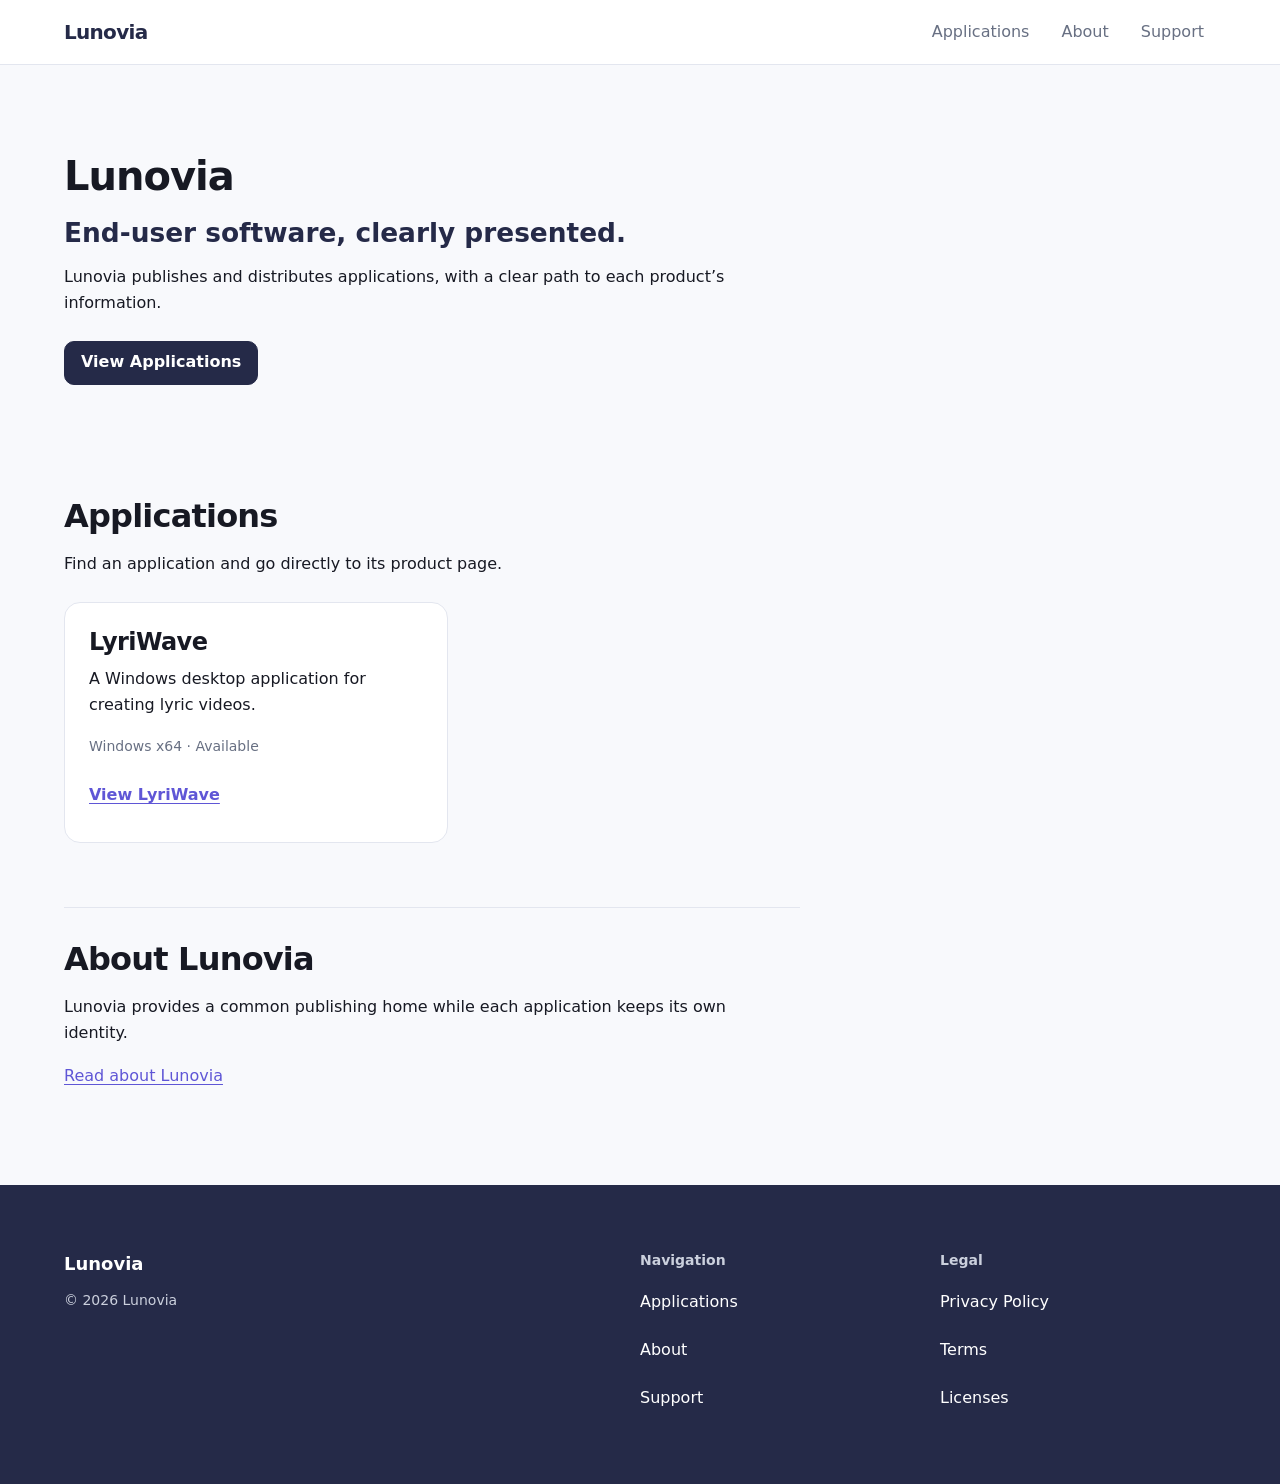
<file: index.html>
<!DOCTYPE html><html lang="en" data-astro-cid-z4jru4n3><head><meta charset="utf-8"><meta name="viewport" content="width=device-width, initial-scale=1"><meta name="description" content="Lunovia publishes and distributes end-user applications."><link rel="icon" type="image/svg+xml" href="/favicon.svg"><link rel="icon" type="image/png" sizes="32x32" href="/favicon-32.png"><link rel="canonical" href="https://lunovia-apps.github.io/"><meta property="og:title" content="Lunovia"><meta property="og:description" content="Lunovia publishes and distributes end-user applications."><meta property="og:url" content="https://lunovia-apps.github.io/"><meta property="og:type" content="website"><meta property="og:site_name" content="Lunovia"><meta property="og:image" content="https://lunovia-apps.github.io/social/lunovia.png"><meta property="og:image:alt" content="Lunovia — End-user software, clearly presented."><meta property="og:image:width" content="1200"><meta property="og:image:height" content="630"><meta property="og:image:type" content="image/png"><meta name="twitter:card" content="summary_large_image"><title>Lunovia</title><link rel="stylesheet" href="/_astro/BaseLayout.B4VhiXtj.css"><style>.button-link[data-astro-cid-xil7xq2g]{max-width:100%;min-height:2.75rem;padding:var(--space-2) var(--space-4);border-radius:var(--radius-md);text-align:center;overflow-wrap:anywhere;transition:background var(--duration-normal) var(--ease-standard), border-color var(--duration-normal) var(--ease-standard), color var(--duration-normal) var(--ease-standard);border:1px solid #0000;justify-content:center;align-items:center;font-weight:600;line-height:1.3;text-decoration:none;display:inline-flex}.primary[data-astro-cid-xil7xq2g]{background:var(--color-brand);border-color:var(--color-brand);color:var(--color-surface)}.primary[data-astro-cid-xil7xq2g]:hover{background:var(--color-accent-hover);border-color:var(--color-accent-hover);color:var(--color-surface)}.primary[data-astro-cid-xil7xq2g]:active{background:var(--color-text);border-color:var(--color-text)}.secondary[data-astro-cid-xil7xq2g]{background:var(--color-surface);border-color:var(--color-border-strong);color:var(--color-text)}.secondary[data-astro-cid-xil7xq2g]:hover{background:var(--color-surface-subtle);border-color:var(--color-brand);color:var(--color-text)}.secondary[data-astro-cid-xil7xq2g]:active{background:var(--color-border)}.text[data-astro-cid-xil7xq2g]{padding-inline:var(--space-2);color:var(--color-accent);text-decoration:underline}.text[data-astro-cid-xil7xq2g]:hover{color:var(--color-accent-hover)}.text[data-astro-cid-xil7xq2g]:active{color:var(--color-brand)}
.app-card[data-astro-cid-g7nwi7w6]{overflow-wrap:anywhere;min-width:0;max-width:24rem;padding:var(--space-5);border:1px solid var(--color-border);border-radius:var(--radius-lg);background:var(--color-surface)}h2[data-astro-cid-g7nwi7w6],h3[data-astro-cid-g7nwi7w6]{margin:0 0 var(--space-2);font-size:1.5rem}.card-link[data-astro-cid-g7nwi7w6]{min-height:2.75rem;margin-top:var(--space-4);color:var(--product-accent,var(--color-accent));align-items:center;font-weight:600;display:inline-flex}p[data-astro-cid-g7nwi7w6]{margin:0}.metadata[data-astro-cid-g7nwi7w6]{margin-top:var(--space-4);color:var(--color-text-secondary);font-size:.875rem}
.home-hero[data-astro-cid-lcdefpme]{max-width:var(--content-narrow);padding-block:var(--space-5) var(--space-7)}.home-hero[data-astro-cid-lcdefpme] h1[data-astro-cid-lcdefpme]{margin-bottom:var(--space-4)}.lead[data-astro-cid-lcdefpme]{margin-bottom:var(--space-3);color:var(--color-brand);font-size:clamp(1.3rem,3vw,1.65rem);font-weight:600;line-height:1.4}.home-hero[data-astro-cid-lcdefpme] .action-group[data-astro-cid-lcdefpme]{margin-top:var(--space-5)}.section-intro[data-astro-cid-lcdefpme]{margin-bottom:var(--space-5)}.section-intro[data-astro-cid-lcdefpme] h2[data-astro-cid-lcdefpme],.about-intro[data-astro-cid-lcdefpme] h2[data-astro-cid-lcdefpme]{margin-top:0}.about-intro[data-astro-cid-lcdefpme]{padding-top:var(--space-6);border-top:1px solid var(--color-border)}
</style></head><body data-astro-cid-z4jru4n3><a class="skip-link" href="#main-content" data-astro-cid-z4jru4n3>Skip to content</a><header class="site-header" data-astro-cid-nen7h5rs><div class="site-header-inner container" data-astro-cid-nen7h5rs><a class="wordmark" href="/" aria-current="page" data-astro-cid-nen7h5rs>Lunovia</a><nav aria-label="Primary" data-astro-cid-yxete6jp><ul data-astro-cid-yxete6jp><li data-astro-cid-yxete6jp><a href="/apps/" data-astro-cid-yxete6jp>Applications</a></li><li data-astro-cid-yxete6jp><a href="/about/" data-astro-cid-yxete6jp>About</a></li><li data-astro-cid-yxete6jp><a href="/support/" data-astro-cid-yxete6jp>Support</a></li></ul></nav></div></header><main id="main-content" class="site-main container" tabindex="-1" data-astro-cid-z4jru4n3><section class="home-hero page-section" aria-labelledby="home-title" data-astro-cid-lcdefpme><h1 id="home-title" data-astro-cid-lcdefpme>Lunovia</h1><p class="lead" data-astro-cid-lcdefpme>End-user software, clearly presented.</p><p data-astro-cid-lcdefpme>Lunovia publishes and distributes applications, with a clear path to each product’s information.</p><div class="action-group" data-astro-cid-lcdefpme><a class="button-link primary" href="/apps/" data-astro-cid-xil7xq2g>View Applications</a></div></section><section class="page-section" aria-labelledby="applications-heading" data-astro-cid-lcdefpme><div class="section-intro content-narrow" data-astro-cid-lcdefpme><h2 id="applications-heading" data-astro-cid-lcdefpme>Applications</h2><p data-astro-cid-lcdefpme>Find an application and go directly to its product page.</p></div><div class="card-grid" data-astro-cid-lcdefpme><article class="app-card" data-astro-cid-g7nwi7w6><h3 data-astro-cid-g7nwi7w6>LyriWave</h3><p data-astro-cid-g7nwi7w6>A Windows desktop application for creating lyric videos.</p><p class="metadata" data-astro-cid-g7nwi7w6>Windows x64 · Available</p><a class="card-link" href="/apps/lyriwave/" data-astro-cid-g7nwi7w6>View LyriWave</a></article></div></section><section class="page-section about-intro content-narrow" aria-labelledby="about-heading" data-astro-cid-lcdefpme><h2 id="about-heading" data-astro-cid-lcdefpme>About Lunovia</h2><p data-astro-cid-lcdefpme>Lunovia provides a common publishing home while each application keeps its own identity.</p><a href="/about/" data-astro-cid-lcdefpme>Read about Lunovia</a></section></main><footer class="site-footer" data-astro-cid-jo6i4kqk><div class="footer-inner container" data-astro-cid-jo6i4kqk><div class="identity" data-astro-cid-jo6i4kqk><p class="footer-brand" data-astro-cid-jo6i4kqk>Lunovia</p><small data-astro-cid-jo6i4kqk>© 2026 Lunovia</small></div><nav aria-label="Footer navigation" data-astro-cid-jo6i4kqk><p class="group-title" data-astro-cid-jo6i4kqk>Navigation</p><ul data-astro-cid-jo6i4kqk><li data-astro-cid-jo6i4kqk><a href="/apps/" data-astro-cid-jo6i4kqk>Applications</a></li><li data-astro-cid-jo6i4kqk><a href="/about/" data-astro-cid-jo6i4kqk>About</a></li><li data-astro-cid-jo6i4kqk><a href="/support/" data-astro-cid-jo6i4kqk>Support</a></li></ul></nav><nav aria-label="Legal navigation" data-astro-cid-jo6i4kqk><p class="group-title" data-astro-cid-jo6i4kqk>Legal</p><ul data-astro-cid-jo6i4kqk><li data-astro-cid-jo6i4kqk><a href="/legal/privacy/" data-astro-cid-jo6i4kqk>Privacy Policy</a></li><li data-astro-cid-jo6i4kqk><a href="/legal/terms/" data-astro-cid-jo6i4kqk>Terms</a></li><li data-astro-cid-jo6i4kqk><a href="/legal/licenses/" data-astro-cid-jo6i4kqk>Licenses</a></li></ul></nav></div></footer></body></html>
</file>
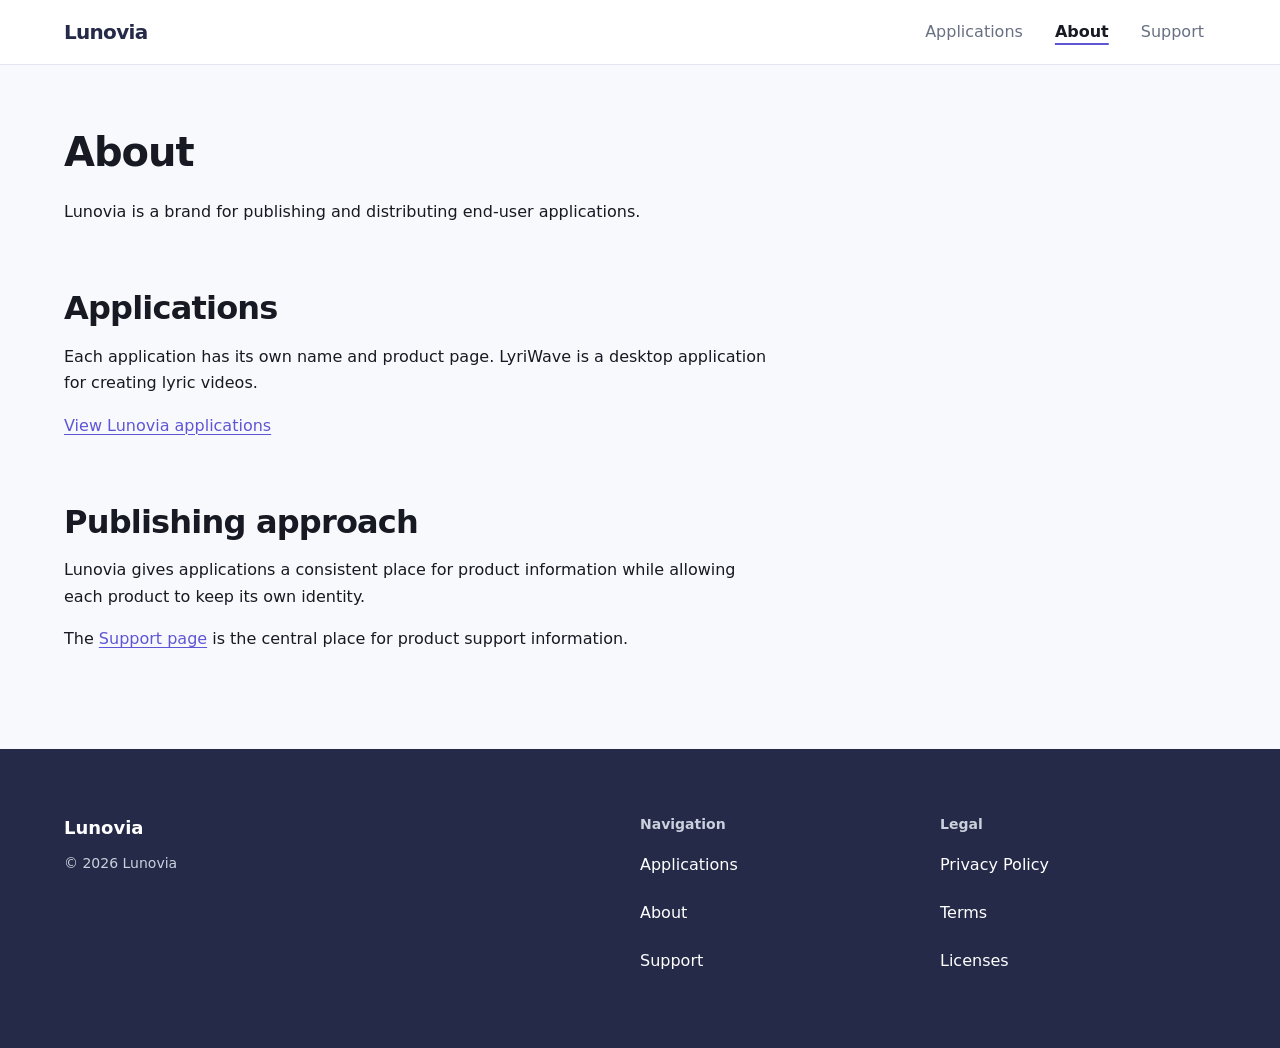
<file: about/index.html>
<!DOCTYPE html><html lang="en" data-astro-cid-z4jru4n3><head><meta charset="utf-8"><meta name="viewport" content="width=device-width, initial-scale=1"><meta name="description" content="Learn about Lunovia as an application publishing and distribution brand."><link rel="icon" type="image/svg+xml" href="/favicon.svg"><link rel="icon" type="image/png" sizes="32x32" href="/favicon-32.png"><link rel="canonical" href="https://lunovia-apps.github.io/about/"><meta property="og:title" content="About | Lunovia"><meta property="og:description" content="Learn about Lunovia as an application publishing and distribution brand."><meta property="og:url" content="https://lunovia-apps.github.io/about/"><meta property="og:type" content="website"><meta property="og:site_name" content="Lunovia"><meta property="og:image" content="https://lunovia-apps.github.io/social/lunovia.png"><meta property="og:image:alt" content="Lunovia — End-user software, clearly presented."><meta property="og:image:width" content="1200"><meta property="og:image:height" content="630"><meta property="og:image:type" content="image/png"><meta name="twitter:card" content="summary_large_image"><title>About | Lunovia</title><link rel="stylesheet" href="/_astro/BaseLayout.B4VhiXtj.css"></head><body data-astro-cid-z4jru4n3><a class="skip-link" href="#main-content" data-astro-cid-z4jru4n3>Skip to content</a><header class="site-header" data-astro-cid-nen7h5rs><div class="site-header-inner container" data-astro-cid-nen7h5rs><a class="wordmark" href="/" data-astro-cid-nen7h5rs>Lunovia</a><nav aria-label="Primary" data-astro-cid-yxete6jp><ul data-astro-cid-yxete6jp><li data-astro-cid-yxete6jp><a href="/apps/" data-astro-cid-yxete6jp>Applications</a></li><li data-astro-cid-yxete6jp><a href="/about/" class="active" aria-current="page" data-astro-cid-yxete6jp>About</a></li><li data-astro-cid-yxete6jp><a href="/support/" data-astro-cid-yxete6jp>Support</a></li></ul></nav></div></header><main id="main-content" class="site-main container" tabindex="-1" data-astro-cid-z4jru4n3><div class="content-narrow"><h1>About</h1><p>Lunovia is a brand for publishing and distributing end-user applications.</p><section class="page-section" aria-labelledby="about-applications"><h2 id="about-applications">Applications</h2><p>Each application has its own name and product page. LyriWave is a desktop application for creating lyric videos.</p><a href="/apps/">View Lunovia applications</a></section><section class="page-section" aria-labelledby="about-approach"><h2 id="about-approach">Publishing approach</h2><p>Lunovia gives applications a consistent place for product information while allowing each product to keep its own identity.</p><p>The <a href="/support/">Support page</a> is the central place for product support information.</p></section></div></main><footer class="site-footer" data-astro-cid-jo6i4kqk><div class="footer-inner container" data-astro-cid-jo6i4kqk><div class="identity" data-astro-cid-jo6i4kqk><p class="footer-brand" data-astro-cid-jo6i4kqk>Lunovia</p><small data-astro-cid-jo6i4kqk>© 2026 Lunovia</small></div><nav aria-label="Footer navigation" data-astro-cid-jo6i4kqk><p class="group-title" data-astro-cid-jo6i4kqk>Navigation</p><ul data-astro-cid-jo6i4kqk><li data-astro-cid-jo6i4kqk><a href="/apps/" data-astro-cid-jo6i4kqk>Applications</a></li><li data-astro-cid-jo6i4kqk><a href="/about/" data-astro-cid-jo6i4kqk>About</a></li><li data-astro-cid-jo6i4kqk><a href="/support/" data-astro-cid-jo6i4kqk>Support</a></li></ul></nav><nav aria-label="Legal navigation" data-astro-cid-jo6i4kqk><p class="group-title" data-astro-cid-jo6i4kqk>Legal</p><ul data-astro-cid-jo6i4kqk><li data-astro-cid-jo6i4kqk><a href="/legal/privacy/" data-astro-cid-jo6i4kqk>Privacy Policy</a></li><li data-astro-cid-jo6i4kqk><a href="/legal/terms/" data-astro-cid-jo6i4kqk>Terms</a></li><li data-astro-cid-jo6i4kqk><a href="/legal/licenses/" data-astro-cid-jo6i4kqk>Licenses</a></li></ul></nav></div></footer></body></html>
</file>
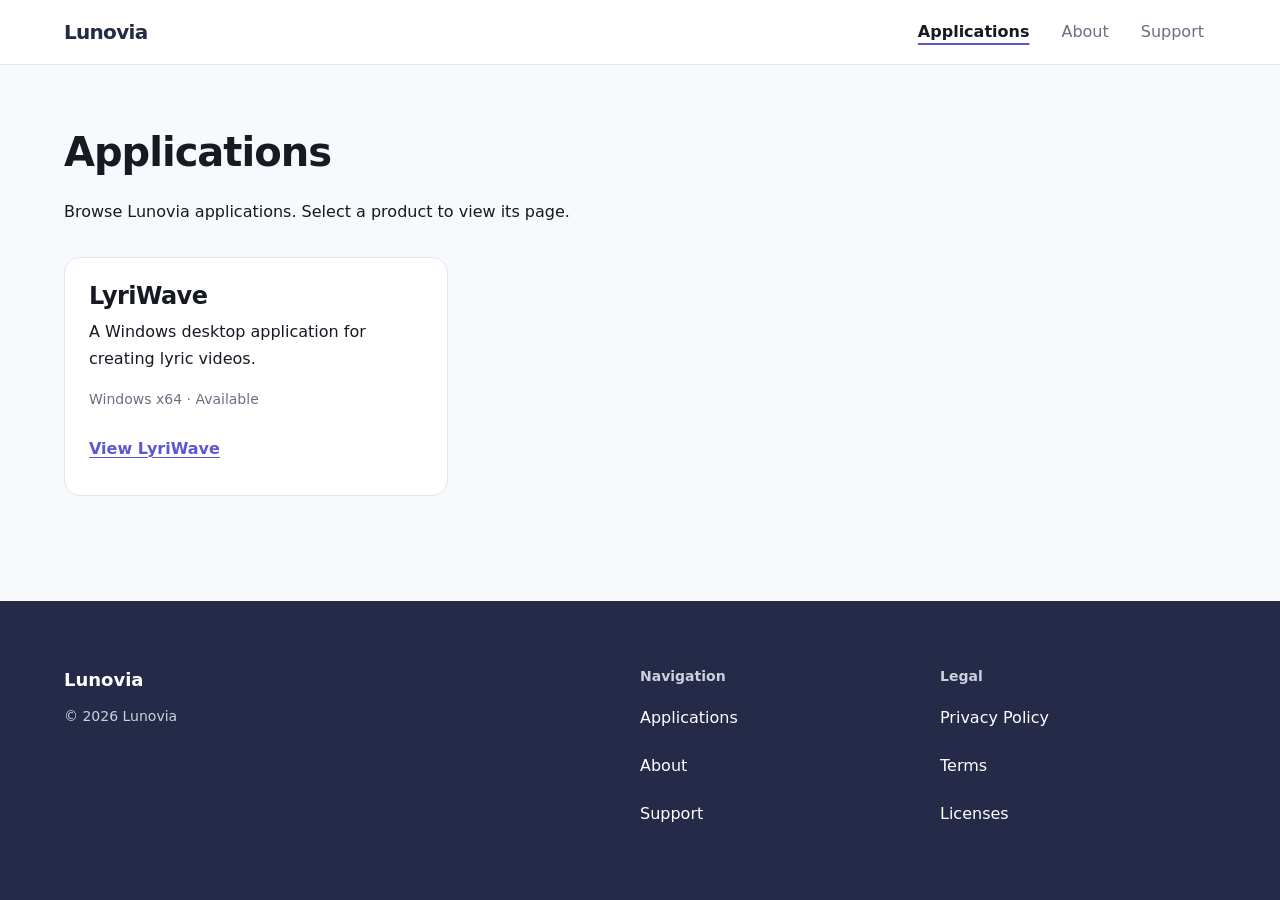
<file: apps/index.html>
<!DOCTYPE html><html lang="en" data-astro-cid-z4jru4n3><head><meta charset="utf-8"><meta name="viewport" content="width=device-width, initial-scale=1"><meta name="description" content="Browse Lunovia applications and their product pages."><link rel="icon" type="image/svg+xml" href="/favicon.svg"><link rel="icon" type="image/png" sizes="32x32" href="/favicon-32.png"><link rel="canonical" href="https://lunovia-apps.github.io/apps/"><meta property="og:title" content="Applications | Lunovia"><meta property="og:description" content="Browse Lunovia applications and their product pages."><meta property="og:url" content="https://lunovia-apps.github.io/apps/"><meta property="og:type" content="website"><meta property="og:site_name" content="Lunovia"><meta property="og:image" content="https://lunovia-apps.github.io/social/lunovia.png"><meta property="og:image:alt" content="Lunovia — End-user software, clearly presented."><meta property="og:image:width" content="1200"><meta property="og:image:height" content="630"><meta property="og:image:type" content="image/png"><meta name="twitter:card" content="summary_large_image"><title>Applications | Lunovia</title><link rel="stylesheet" href="/_astro/BaseLayout.B4VhiXtj.css"><style>.app-card[data-astro-cid-g7nwi7w6]{overflow-wrap:anywhere;min-width:0;max-width:24rem;padding:var(--space-5);border:1px solid var(--color-border);border-radius:var(--radius-lg);background:var(--color-surface)}h2[data-astro-cid-g7nwi7w6],h3[data-astro-cid-g7nwi7w6]{margin:0 0 var(--space-2);font-size:1.5rem}.card-link[data-astro-cid-g7nwi7w6]{min-height:2.75rem;margin-top:var(--space-4);color:var(--product-accent,var(--color-accent));align-items:center;font-weight:600;display:inline-flex}p[data-astro-cid-g7nwi7w6]{margin:0}.metadata[data-astro-cid-g7nwi7w6]{margin-top:var(--space-4);color:var(--color-text-secondary);font-size:.875rem}
.page-intro[data-astro-cid-smlorb4z]{margin-bottom:var(--space-6)}
</style></head><body data-astro-cid-z4jru4n3><a class="skip-link" href="#main-content" data-astro-cid-z4jru4n3>Skip to content</a><header class="site-header" data-astro-cid-nen7h5rs><div class="site-header-inner container" data-astro-cid-nen7h5rs><a class="wordmark" href="/" data-astro-cid-nen7h5rs>Lunovia</a><nav aria-label="Primary" data-astro-cid-yxete6jp><ul data-astro-cid-yxete6jp><li data-astro-cid-yxete6jp><a href="/apps/" class="active" aria-current="page" data-astro-cid-yxete6jp>Applications</a></li><li data-astro-cid-yxete6jp><a href="/about/" data-astro-cid-yxete6jp>About</a></li><li data-astro-cid-yxete6jp><a href="/support/" data-astro-cid-yxete6jp>Support</a></li></ul></nav></div></header><main id="main-content" class="site-main container" tabindex="-1" data-astro-cid-z4jru4n3><h1 data-astro-cid-smlorb4z>Applications</h1><p class="page-intro" data-astro-cid-smlorb4z>Browse Lunovia applications. Select a product to view its page.</p><div class="card-grid" data-astro-cid-smlorb4z><article class="app-card" data-astro-cid-g7nwi7w6><h2 data-astro-cid-g7nwi7w6>LyriWave</h2><p data-astro-cid-g7nwi7w6>A Windows desktop application for creating lyric videos.</p><p class="metadata" data-astro-cid-g7nwi7w6>Windows x64 · Available</p><a class="card-link" href="/apps/lyriwave/" data-astro-cid-g7nwi7w6>View LyriWave</a></article></div></main><footer class="site-footer" data-astro-cid-jo6i4kqk><div class="footer-inner container" data-astro-cid-jo6i4kqk><div class="identity" data-astro-cid-jo6i4kqk><p class="footer-brand" data-astro-cid-jo6i4kqk>Lunovia</p><small data-astro-cid-jo6i4kqk>© 2026 Lunovia</small></div><nav aria-label="Footer navigation" data-astro-cid-jo6i4kqk><p class="group-title" data-astro-cid-jo6i4kqk>Navigation</p><ul data-astro-cid-jo6i4kqk><li data-astro-cid-jo6i4kqk><a href="/apps/" data-astro-cid-jo6i4kqk>Applications</a></li><li data-astro-cid-jo6i4kqk><a href="/about/" data-astro-cid-jo6i4kqk>About</a></li><li data-astro-cid-jo6i4kqk><a href="/support/" data-astro-cid-jo6i4kqk>Support</a></li></ul></nav><nav aria-label="Legal navigation" data-astro-cid-jo6i4kqk><p class="group-title" data-astro-cid-jo6i4kqk>Legal</p><ul data-astro-cid-jo6i4kqk><li data-astro-cid-jo6i4kqk><a href="/legal/privacy/" data-astro-cid-jo6i4kqk>Privacy Policy</a></li><li data-astro-cid-jo6i4kqk><a href="/legal/terms/" data-astro-cid-jo6i4kqk>Terms</a></li><li data-astro-cid-jo6i4kqk><a href="/legal/licenses/" data-astro-cid-jo6i4kqk>Licenses</a></li></ul></nav></div></footer></body></html>
</file>
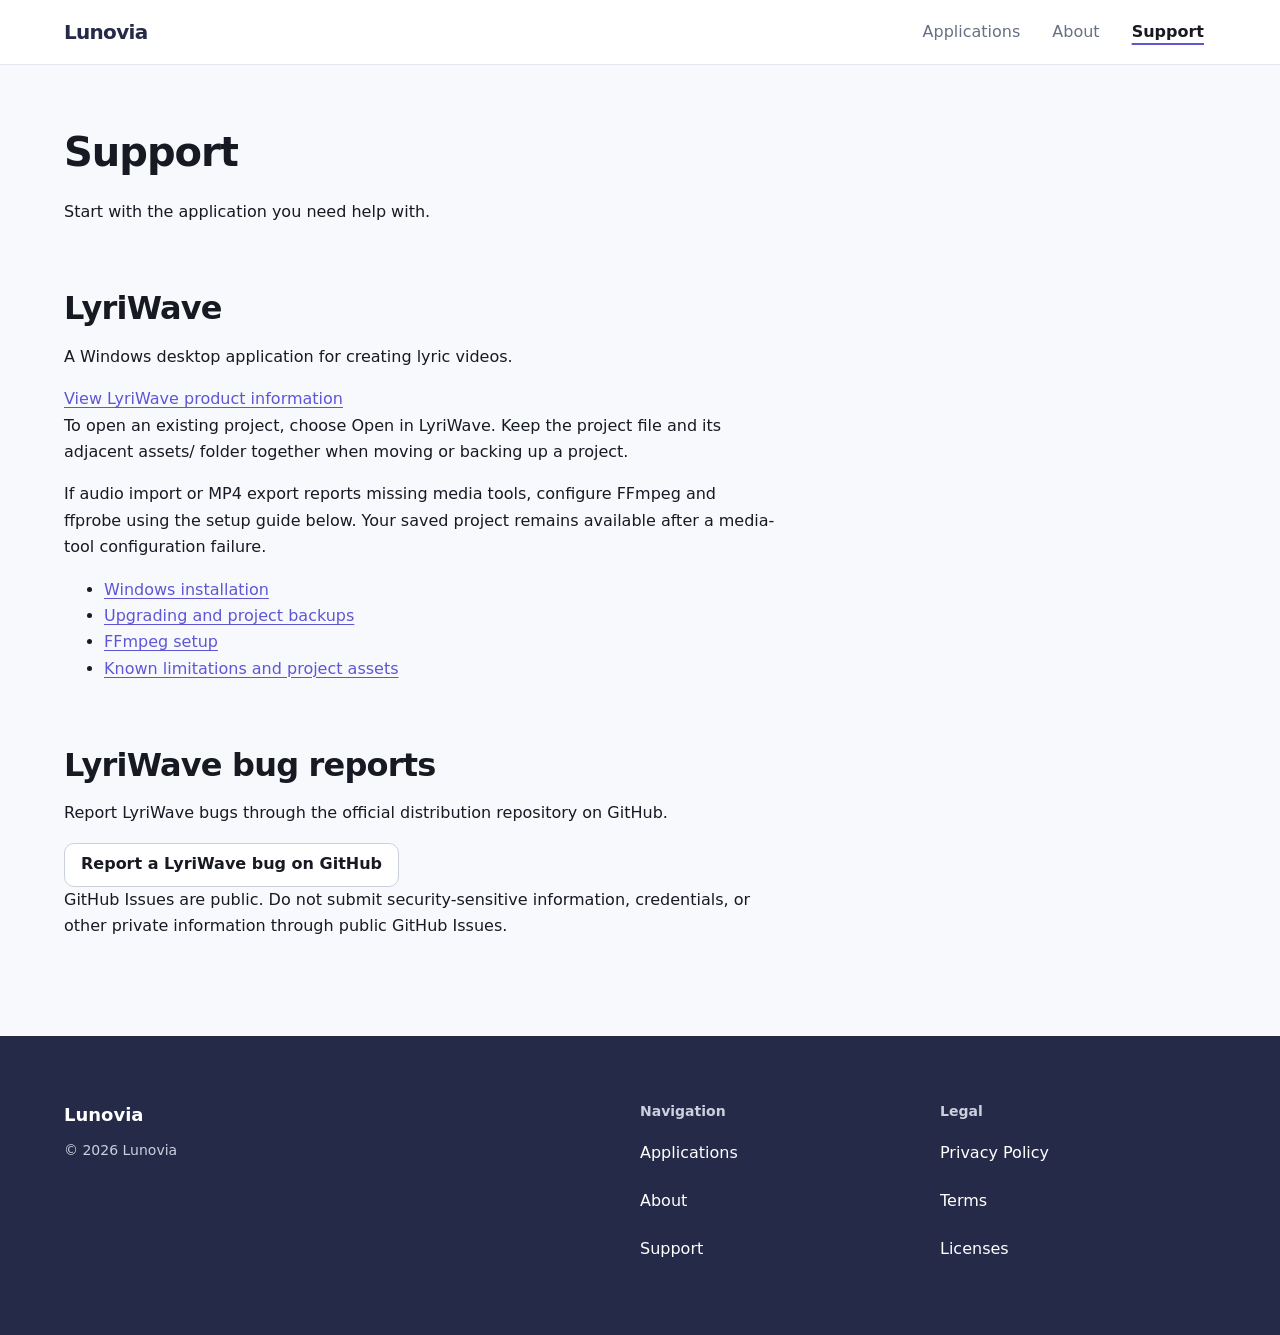
<file: support/index.html>
<!DOCTYPE html><html lang="en" data-astro-cid-z4jru4n3><head><meta charset="utf-8"><meta name="viewport" content="width=device-width, initial-scale=1"><meta name="description" content="Find support information for Lunovia applications."><link rel="icon" type="image/svg+xml" href="/favicon.svg"><link rel="icon" type="image/png" sizes="32x32" href="/favicon-32.png"><link rel="canonical" href="https://lunovia-apps.github.io/support/"><meta property="og:title" content="Support | Lunovia"><meta property="og:description" content="Find support information for Lunovia applications."><meta property="og:url" content="https://lunovia-apps.github.io/support/"><meta property="og:type" content="website"><meta property="og:site_name" content="Lunovia"><meta property="og:image" content="https://lunovia-apps.github.io/social/lunovia.png"><meta property="og:image:alt" content="Lunovia — End-user software, clearly presented."><meta property="og:image:width" content="1200"><meta property="og:image:height" content="630"><meta property="og:image:type" content="image/png"><meta name="twitter:card" content="summary_large_image"><title>Support | Lunovia</title><link rel="stylesheet" href="/_astro/BaseLayout.B4VhiXtj.css"><style>.button-link[data-astro-cid-xil7xq2g]{max-width:100%;min-height:2.75rem;padding:var(--space-2) var(--space-4);border-radius:var(--radius-md);text-align:center;overflow-wrap:anywhere;transition:background var(--duration-normal) var(--ease-standard), border-color var(--duration-normal) var(--ease-standard), color var(--duration-normal) var(--ease-standard);border:1px solid #0000;justify-content:center;align-items:center;font-weight:600;line-height:1.3;text-decoration:none;display:inline-flex}.primary[data-astro-cid-xil7xq2g]{background:var(--color-brand);border-color:var(--color-brand);color:var(--color-surface)}.primary[data-astro-cid-xil7xq2g]:hover{background:var(--color-accent-hover);border-color:var(--color-accent-hover);color:var(--color-surface)}.primary[data-astro-cid-xil7xq2g]:active{background:var(--color-text);border-color:var(--color-text)}.secondary[data-astro-cid-xil7xq2g]{background:var(--color-surface);border-color:var(--color-border-strong);color:var(--color-text)}.secondary[data-astro-cid-xil7xq2g]:hover{background:var(--color-surface-subtle);border-color:var(--color-brand);color:var(--color-text)}.secondary[data-astro-cid-xil7xq2g]:active{background:var(--color-border)}.text[data-astro-cid-xil7xq2g]{padding-inline:var(--space-2);color:var(--color-accent);text-decoration:underline}.text[data-astro-cid-xil7xq2g]:hover{color:var(--color-accent-hover)}.text[data-astro-cid-xil7xq2g]:active{color:var(--color-brand)}
</style></head><body data-astro-cid-z4jru4n3><a class="skip-link" href="#main-content" data-astro-cid-z4jru4n3>Skip to content</a><header class="site-header" data-astro-cid-nen7h5rs><div class="site-header-inner container" data-astro-cid-nen7h5rs><a class="wordmark" href="/" data-astro-cid-nen7h5rs>Lunovia</a><nav aria-label="Primary" data-astro-cid-yxete6jp><ul data-astro-cid-yxete6jp><li data-astro-cid-yxete6jp><a href="/apps/" data-astro-cid-yxete6jp>Applications</a></li><li data-astro-cid-yxete6jp><a href="/about/" data-astro-cid-yxete6jp>About</a></li><li data-astro-cid-yxete6jp><a href="/support/" class="active" aria-current="page" data-astro-cid-yxete6jp>Support</a></li></ul></nav></div></header><main id="main-content" class="site-main container" tabindex="-1" data-astro-cid-z4jru4n3><div class="content-narrow"><h1>Support</h1><p>Start with the application you need help with.</p><section class="page-section" aria-labelledby="support-lyriwave"><h2 id="support-lyriwave">LyriWave</h2><p>A Windows desktop application for creating lyric videos.</p><a href="/apps/lyriwave/">View LyriWave product information</a><p>To open an existing project, choose Open in LyriWave. Keep the project file and its adjacent assets/ folder together when moving or backing up a project.</p><p>If audio import or MP4 export reports missing media tools, configure FFmpeg and ffprobe using the setup guide below. Your saved project remains available after a media-tool configuration failure.</p><ul><li><a href="/apps/lyriwave/#installation">Windows installation</a></li><li><a href="/apps/lyriwave/#upgrade-guidance">Upgrading and project backups</a></li><li><a href="/apps/lyriwave/#ffmpeg-setup">FFmpeg setup</a></li><li><a href="/apps/lyriwave/#limitations">Known limitations and project assets</a></li></ul></section><section class="page-section" aria-labelledby="support-bugs"><h2 id="support-bugs">LyriWave bug reports</h2><p>Report LyriWave bugs through the official distribution repository on GitHub.</p><a class="button-link secondary" href="https://github.com/lunovia-apps/lyriwave/issues" data-astro-cid-xil7xq2g>Report a LyriWave bug on GitHub</a><p>GitHub Issues are public. Do not submit security-sensitive information, credentials, or other private information through public GitHub Issues.</p></section></div></main><footer class="site-footer" data-astro-cid-jo6i4kqk><div class="footer-inner container" data-astro-cid-jo6i4kqk><div class="identity" data-astro-cid-jo6i4kqk><p class="footer-brand" data-astro-cid-jo6i4kqk>Lunovia</p><small data-astro-cid-jo6i4kqk>© 2026 Lunovia</small></div><nav aria-label="Footer navigation" data-astro-cid-jo6i4kqk><p class="group-title" data-astro-cid-jo6i4kqk>Navigation</p><ul data-astro-cid-jo6i4kqk><li data-astro-cid-jo6i4kqk><a href="/apps/" data-astro-cid-jo6i4kqk>Applications</a></li><li data-astro-cid-jo6i4kqk><a href="/about/" data-astro-cid-jo6i4kqk>About</a></li><li data-astro-cid-jo6i4kqk><a href="/support/" data-astro-cid-jo6i4kqk>Support</a></li></ul></nav><nav aria-label="Legal navigation" data-astro-cid-jo6i4kqk><p class="group-title" data-astro-cid-jo6i4kqk>Legal</p><ul data-astro-cid-jo6i4kqk><li data-astro-cid-jo6i4kqk><a href="/legal/privacy/" data-astro-cid-jo6i4kqk>Privacy Policy</a></li><li data-astro-cid-jo6i4kqk><a href="/legal/terms/" data-astro-cid-jo6i4kqk>Terms</a></li><li data-astro-cid-jo6i4kqk><a href="/legal/licenses/" data-astro-cid-jo6i4kqk>Licenses</a></li></ul></nav></div></footer></body></html>
</file>
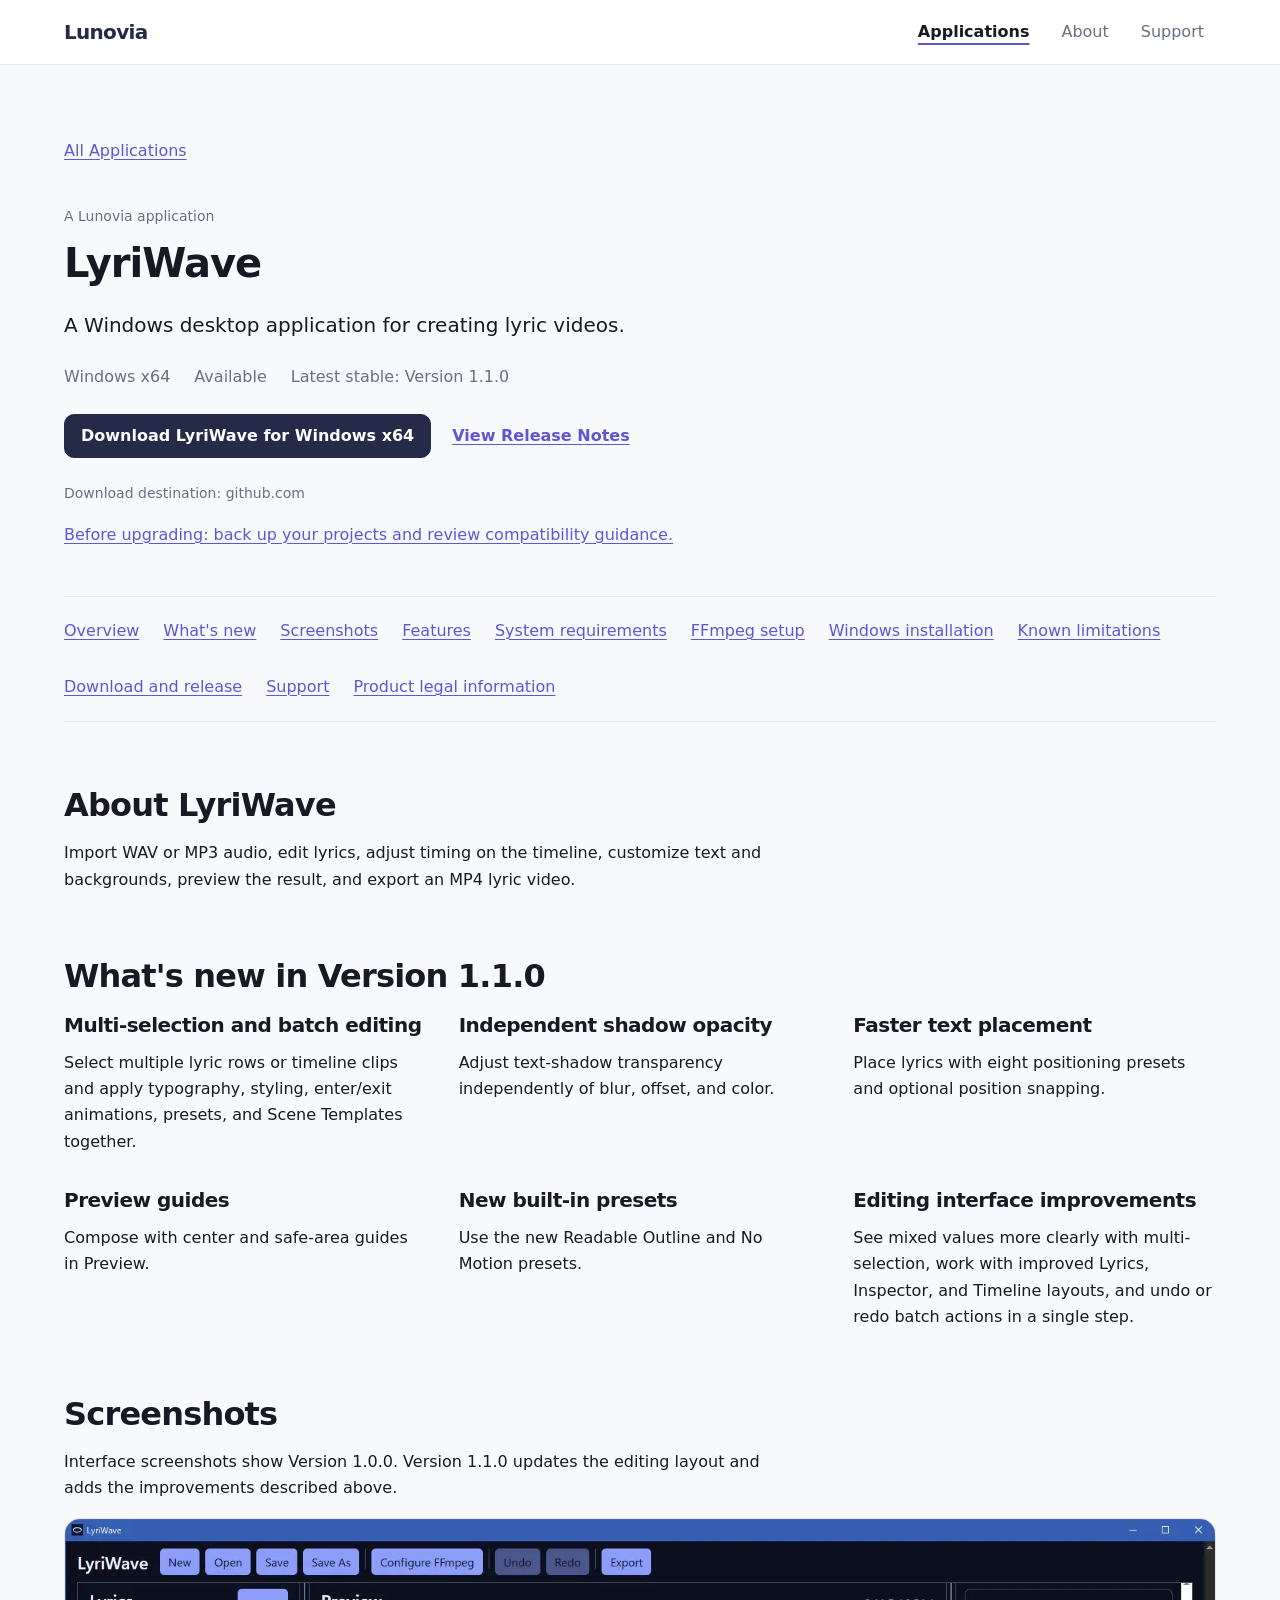
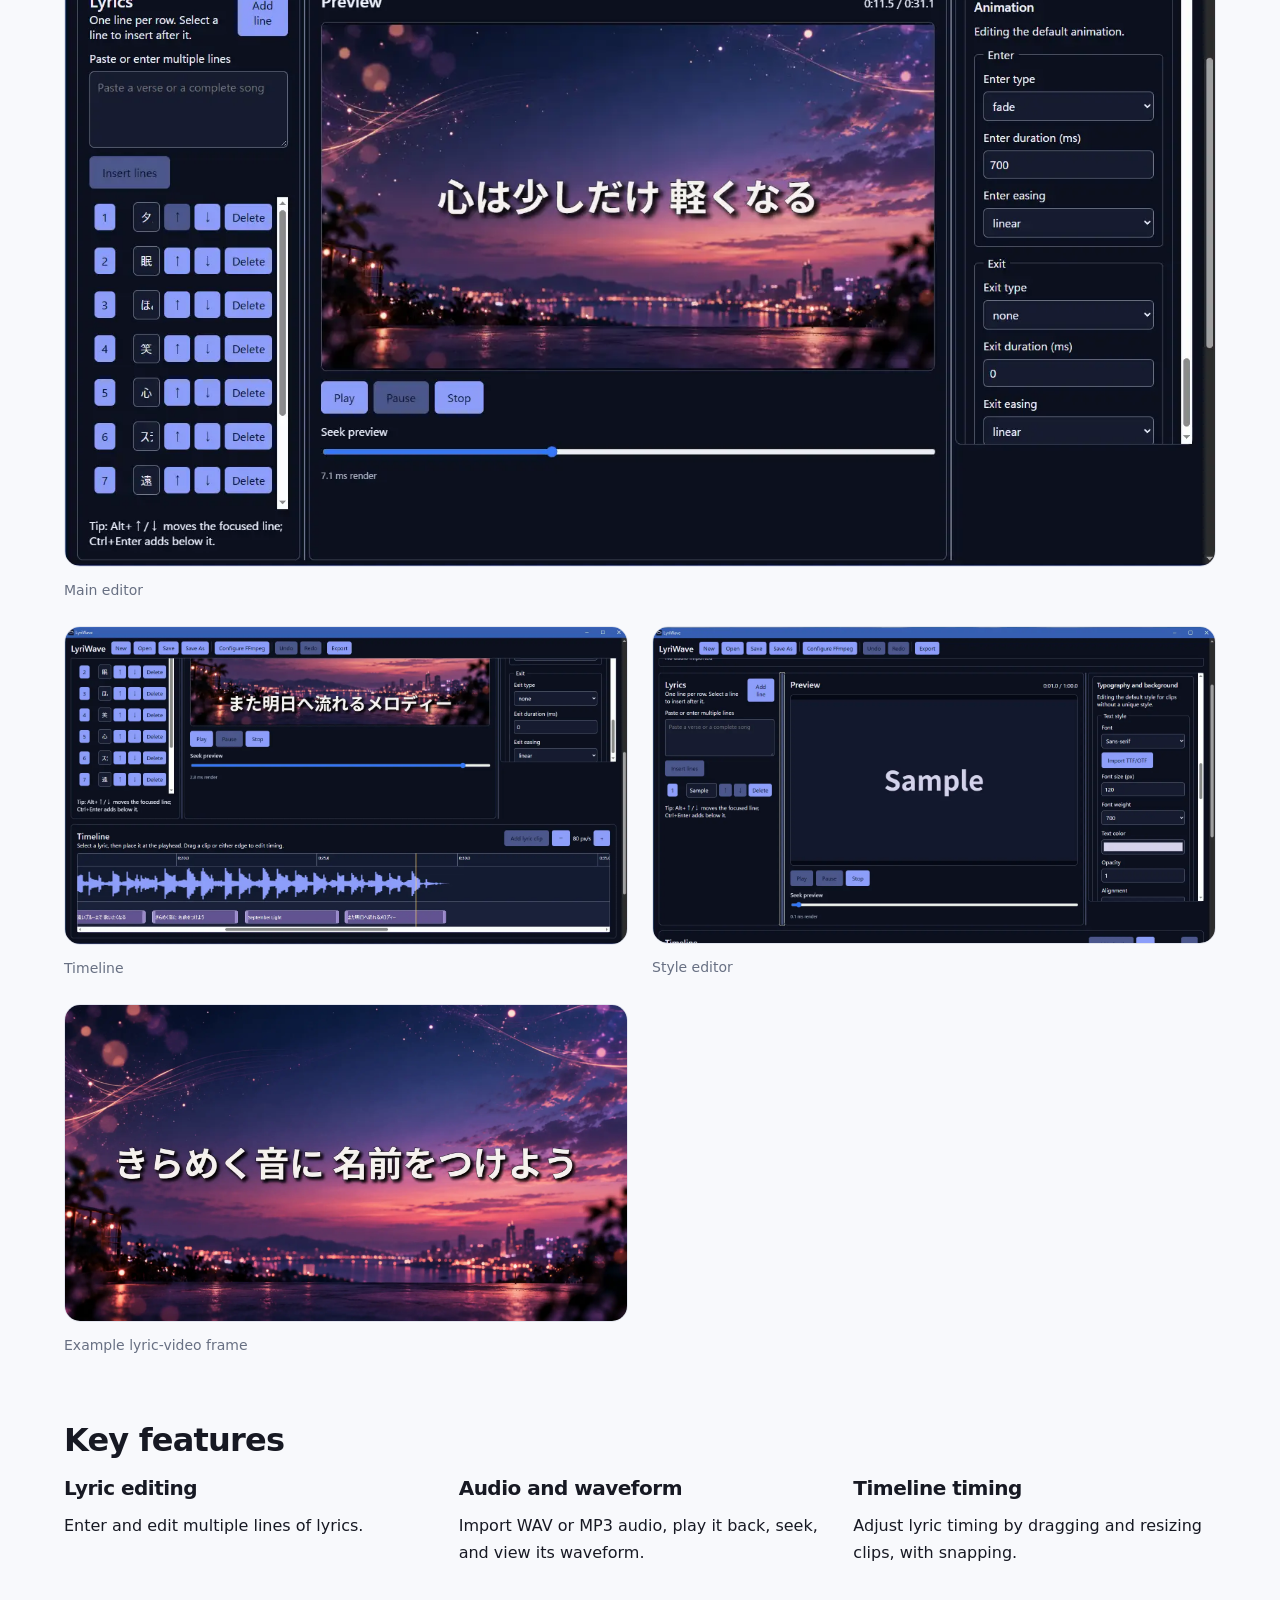
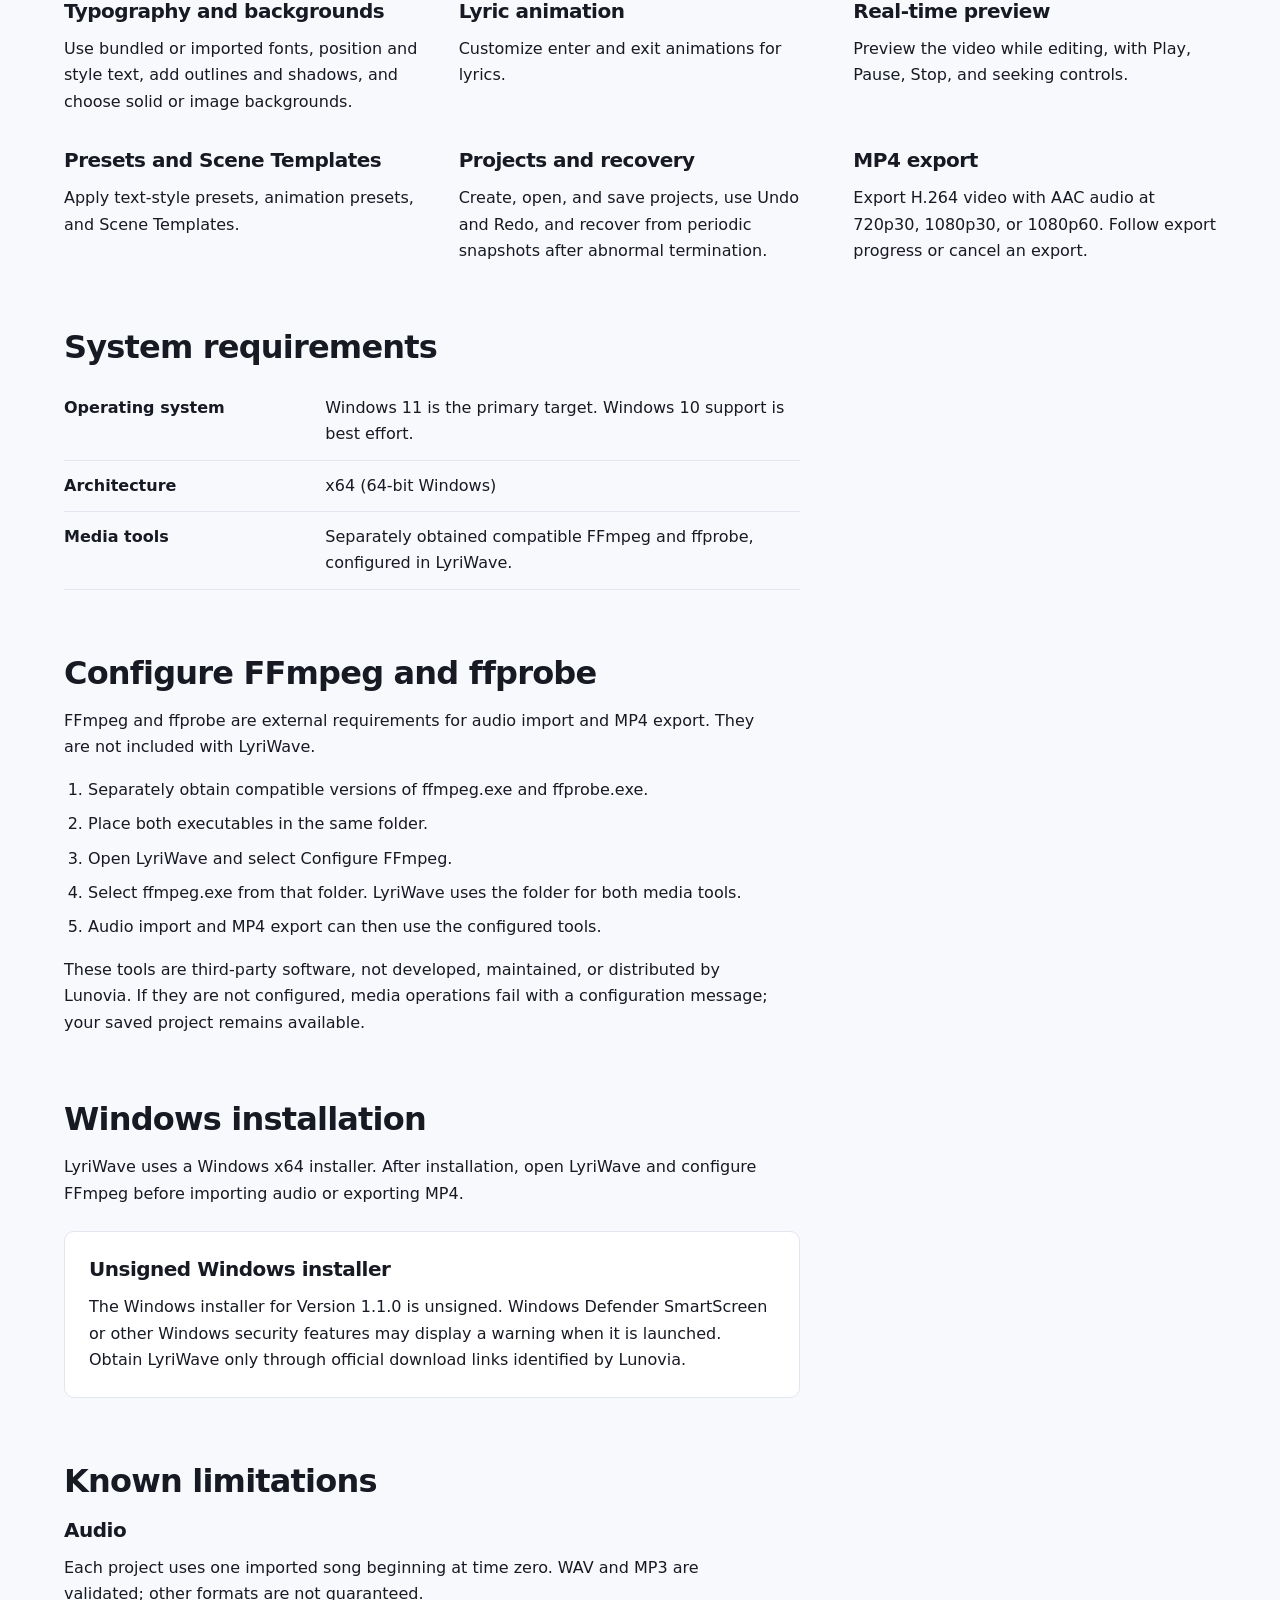
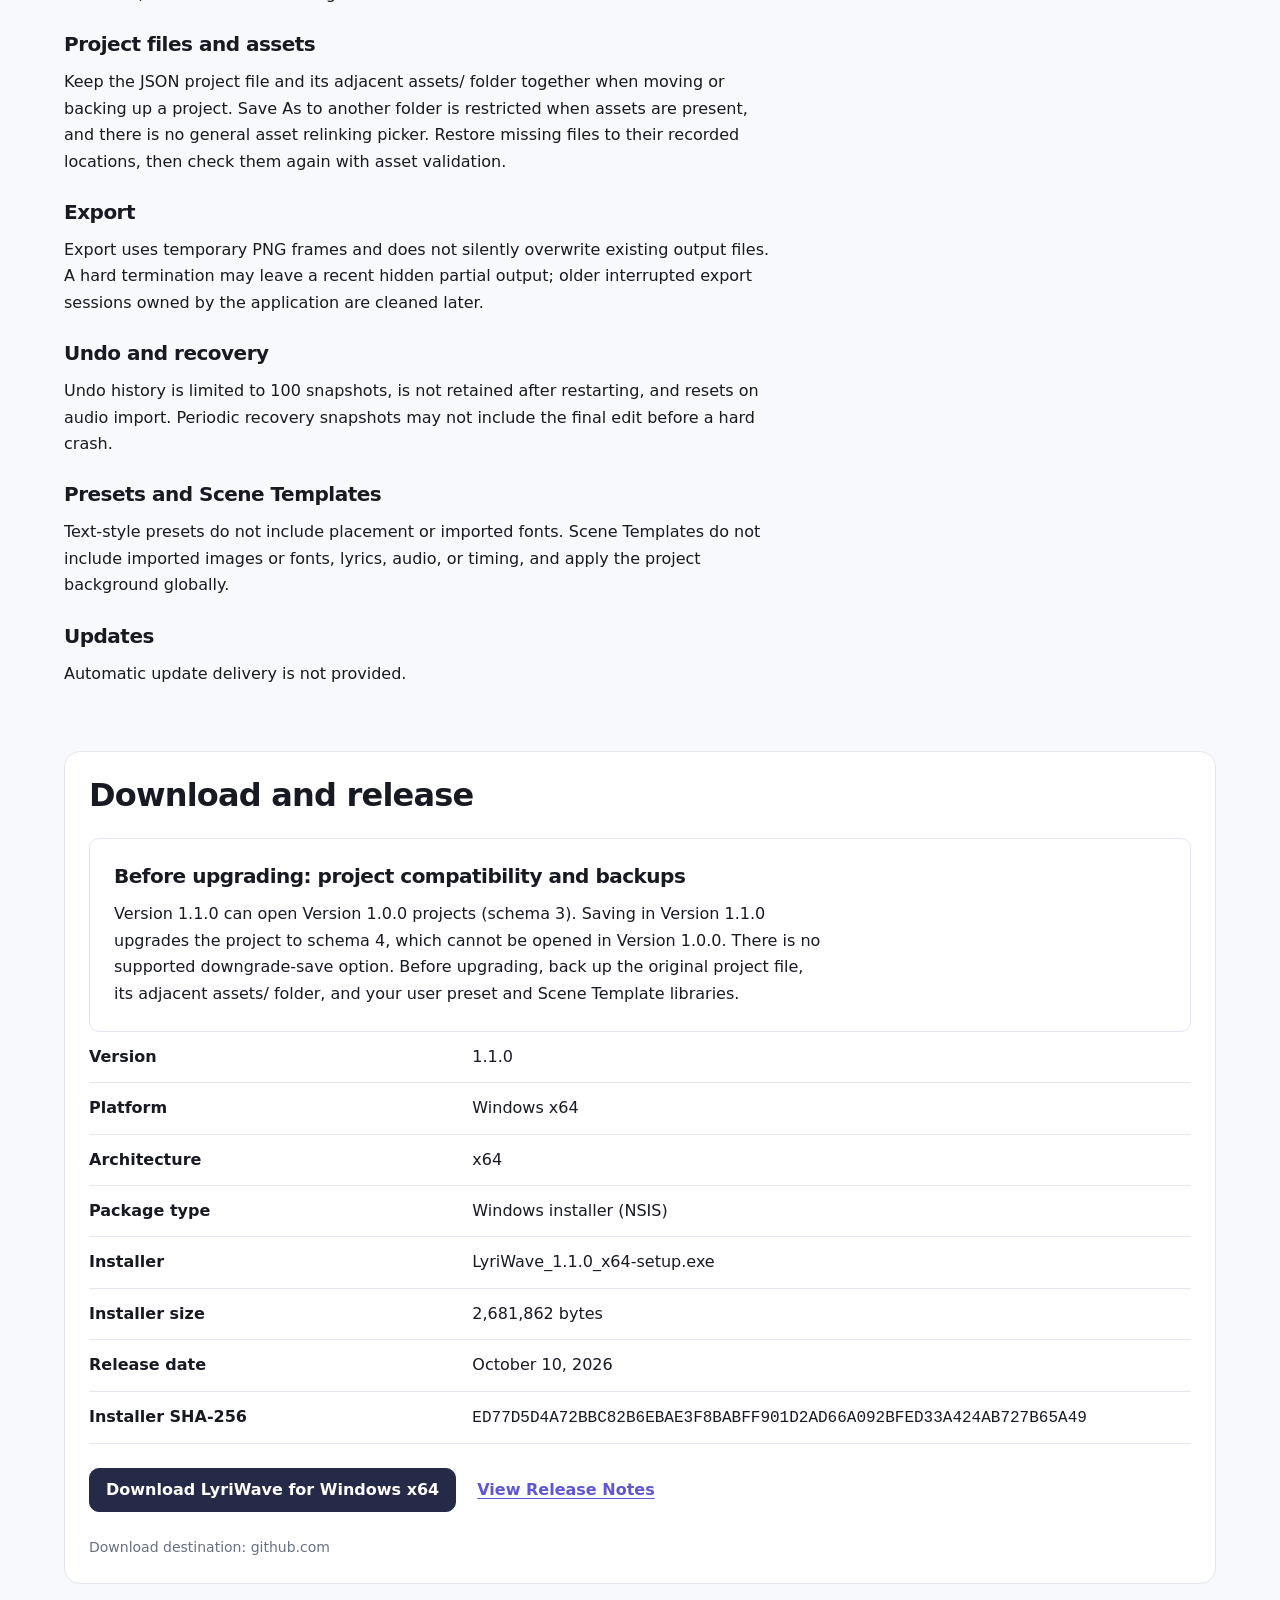
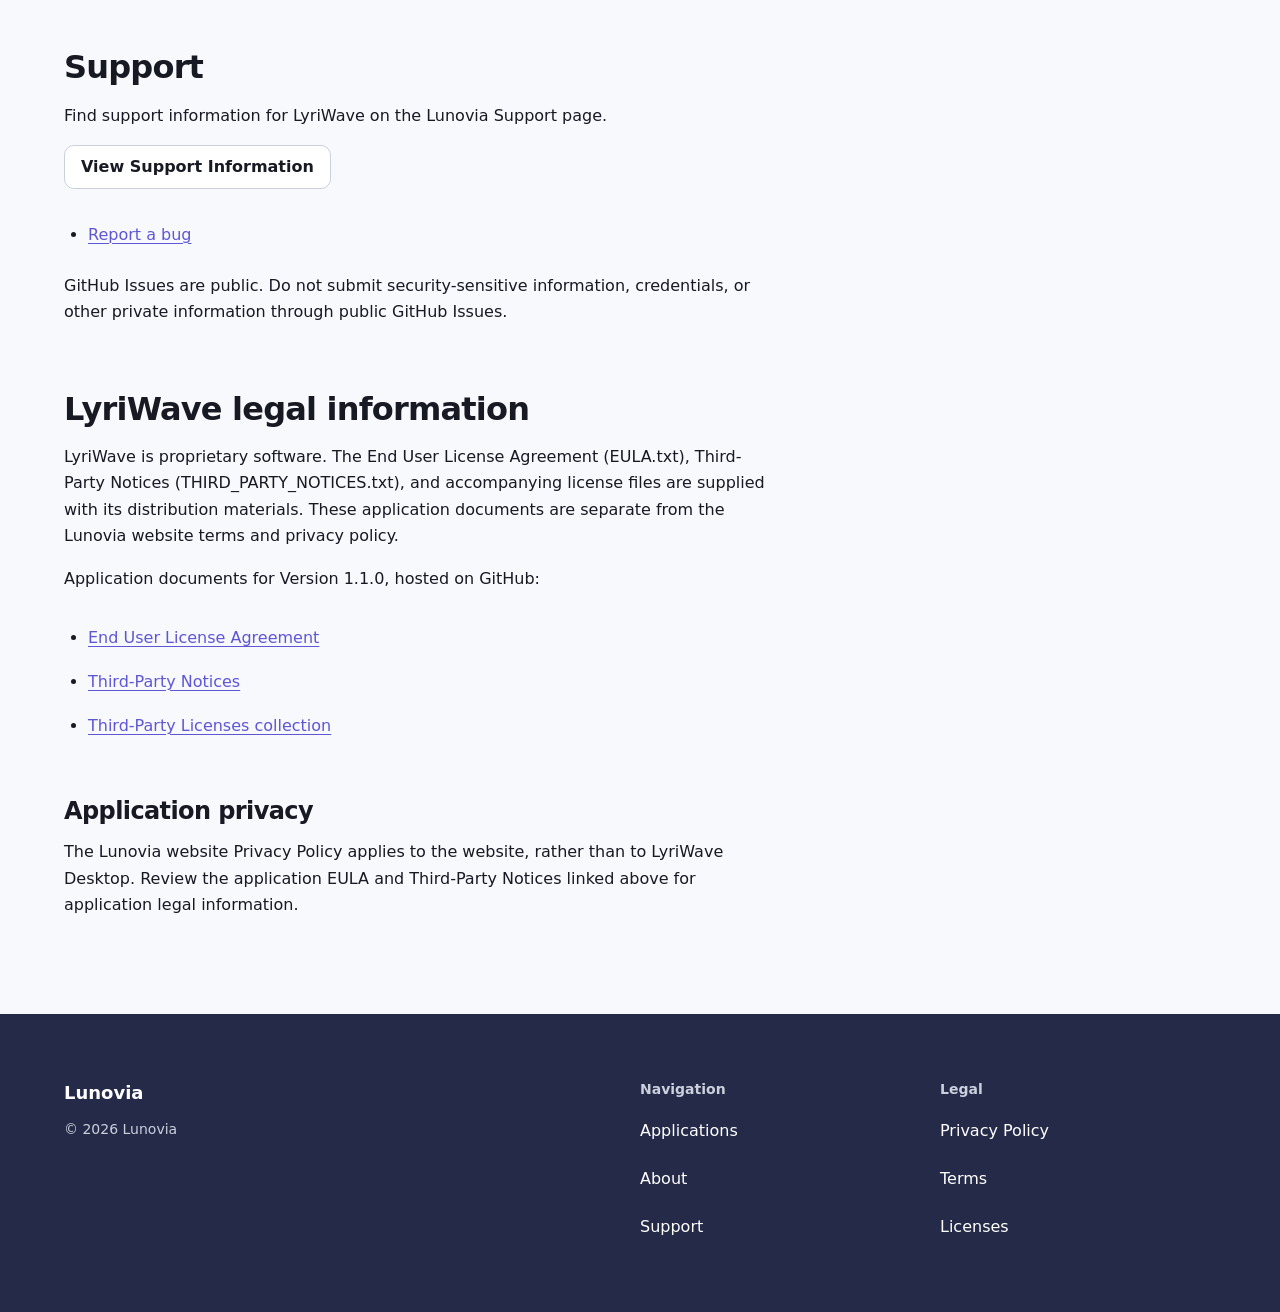
<file: apps/lyriwave/index.html>
<!DOCTYPE html><html lang="en" data-astro-cid-z4jru4n3><head><meta charset="utf-8"><meta name="viewport" content="width=device-width, initial-scale=1"><meta name="description" content="Import WAV or MP3 audio, edit lyrics, adjust timing on the timeline, customize text and backgrounds, preview the result, and export an MP4 lyric video."><link rel="icon" type="image/svg+xml" href="/favicon.svg"><link rel="icon" type="image/png" sizes="32x32" href="/favicon-32.png"><link rel="canonical" href="https://lunovia-apps.github.io/apps/lyriwave/"><meta property="og:title" content="LyriWave | Lunovia"><meta property="og:description" content="Import WAV or MP3 audio, edit lyrics, adjust timing on the timeline, customize text and backgrounds, preview the result, and export an MP4 lyric video."><meta property="og:url" content="https://lunovia-apps.github.io/apps/lyriwave/"><meta property="og:type" content="website"><meta property="og:site_name" content="Lunovia"><meta property="og:image" content="https://lunovia-apps.github.io/social/lyriwave.jpg"><meta property="og:image:alt" content="LyriWave by Lunovia, with the released editor showing lyrics, preview and animation controls."><meta property="og:image:width" content="1200"><meta property="og:image:height" content="630"><meta property="og:image:type" content="image/jpeg"><meta name="twitter:card" content="summary_large_image"><title>LyriWave | Lunovia</title><link rel="stylesheet" href="/_astro/BaseLayout.B4VhiXtj.css"><style>.button-link[data-astro-cid-xil7xq2g]{max-width:100%;min-height:2.75rem;padding:var(--space-2) var(--space-4);border-radius:var(--radius-md);text-align:center;overflow-wrap:anywhere;transition:background var(--duration-normal) var(--ease-standard), border-color var(--duration-normal) var(--ease-standard), color var(--duration-normal) var(--ease-standard);border:1px solid #0000;justify-content:center;align-items:center;font-weight:600;line-height:1.3;text-decoration:none;display:inline-flex}.primary[data-astro-cid-xil7xq2g]{background:var(--color-brand);border-color:var(--color-brand);color:var(--color-surface)}.primary[data-astro-cid-xil7xq2g]:hover{background:var(--color-accent-hover);border-color:var(--color-accent-hover);color:var(--color-surface)}.primary[data-astro-cid-xil7xq2g]:active{background:var(--color-text);border-color:var(--color-text)}.secondary[data-astro-cid-xil7xq2g]{background:var(--color-surface);border-color:var(--color-border-strong);color:var(--color-text)}.secondary[data-astro-cid-xil7xq2g]:hover{background:var(--color-surface-subtle);border-color:var(--color-brand);color:var(--color-text)}.secondary[data-astro-cid-xil7xq2g]:active{background:var(--color-border)}.text[data-astro-cid-xil7xq2g]{padding-inline:var(--space-2);color:var(--color-accent);text-decoration:underline}.text[data-astro-cid-xil7xq2g]:hover{color:var(--color-accent-hover)}.text[data-astro-cid-xil7xq2g]:active{color:var(--color-brand)}
</style><link rel="stylesheet" href="/_astro/index.DqpQ_26G.css"></head><body data-astro-cid-z4jru4n3><a class="skip-link" href="#main-content" data-astro-cid-z4jru4n3>Skip to content</a><header class="site-header" data-astro-cid-nen7h5rs><div class="site-header-inner container" data-astro-cid-nen7h5rs><a class="wordmark" href="/" data-astro-cid-nen7h5rs>Lunovia</a><nav aria-label="Primary" data-astro-cid-yxete6jp><ul data-astro-cid-yxete6jp><li data-astro-cid-yxete6jp><a href="/apps/" class="active" data-astro-cid-yxete6jp>Applications</a></li><li data-astro-cid-yxete6jp><a href="/about/" data-astro-cid-yxete6jp>About</a></li><li data-astro-cid-yxete6jp><a href="/support/" data-astro-cid-yxete6jp>Support</a></li></ul></nav></div></header><main id="main-content" class="site-main container" tabindex="-1" data-astro-cid-z4jru4n3><div class="product-content"><a class="catalog-link" href="/apps/" data-astro-cid-ez3w4r2n>All Applications</a><section class="product-hero page-section" aria-labelledby="product-title" data-astro-cid-ez3w4r2n><p class="publisher" data-astro-cid-ez3w4r2n>A Lunovia application</p><div class="product-identity" data-astro-cid-ez3w4r2n><h1 id="product-title" data-astro-cid-ez3w4r2n>LyriWave</h1></div><p class="product-summary" data-astro-cid-ez3w4r2n>A Windows desktop application for creating lyric videos.</p><ul class="product-metadata" aria-label="Product information" data-astro-cid-ez3w4r2n><li data-astro-cid-ez3w4r2n>Windows x64</li><li data-astro-cid-ez3w4r2n>Available</li><li data-astro-cid-ez3w4r2n>Latest stable: Version 1.1.0</li></ul><div class="action-group" data-astro-cid-ez3w4r2n><a class="button-link primary" href="https://github.com/lunovia-apps/lyriwave/releases/download/v1.1.0/LyriWave_1.1.0_x64-setup.exe" data-astro-cid-xil7xq2g>Download LyriWave for Windows x64</a><a class="button-link text" href="https://github.com/lunovia-apps/lyriwave/releases/tag/v1.1.0" data-astro-cid-xil7xq2g>View Release Notes</a></div><p class="download-destination" data-astro-cid-ez3w4r2n>Download destination: github.com</p><p data-astro-cid-ez3w4r2n><a href="#upgrade-guidance" data-astro-cid-ez3w4r2n>Before upgrading: back up your projects and review compatibility guidance.</a></p></section><nav class="section-navigation" aria-label="LyriWave sections" data-astro-cid-ez3w4r2n><ul data-astro-cid-ez3w4r2n><li data-astro-cid-ez3w4r2n><a href="#overview" data-astro-cid-ez3w4r2n>Overview</a></li><li data-astro-cid-ez3w4r2n><a href="#whats-new" data-astro-cid-ez3w4r2n>What&#39;s new</a></li><li data-astro-cid-ez3w4r2n><a href="#screenshots" data-astro-cid-ez3w4r2n>Screenshots</a></li><li data-astro-cid-ez3w4r2n><a href="#features" data-astro-cid-ez3w4r2n>Features</a></li><li data-astro-cid-ez3w4r2n><a href="#requirements" data-astro-cid-ez3w4r2n>System requirements</a></li><li data-astro-cid-ez3w4r2n><a href="#ffmpeg-setup" data-astro-cid-ez3w4r2n>FFmpeg setup</a></li><li data-astro-cid-ez3w4r2n><a href="#installation" data-astro-cid-ez3w4r2n>Windows installation</a></li><li data-astro-cid-ez3w4r2n><a href="#limitations" data-astro-cid-ez3w4r2n>Known limitations</a></li><li data-astro-cid-ez3w4r2n><a href="#download" data-astro-cid-ez3w4r2n>Download and release</a></li><li data-astro-cid-ez3w4r2n><a href="#support" data-astro-cid-ez3w4r2n>Support</a></li><li data-astro-cid-ez3w4r2n><a href="#legal" data-astro-cid-ez3w4r2n>Product legal information</a></li></ul></nav><section id="overview" class="page-section content-narrow" aria-labelledby="overview-heading" tabindex="-1" data-astro-cid-ez3w4r2n><h2 id="overview-heading" data-astro-cid-ez3w4r2n>About LyriWave</h2><p data-astro-cid-ez3w4r2n>Import WAV or MP3 audio, edit lyrics, adjust timing on the timeline, customize text and backgrounds, preview the result, and export an MP4 lyric video.</p></section><section id="whats-new" class="page-section" aria-labelledby="whats-new-heading" tabindex="-1" data-astro-cid-ez3w4r2n><h2 id="whats-new-heading" data-astro-cid-ez3w4r2n>What's new in Version 1.1.0</h2><ul class="feature-list" data-astro-cid-ez3w4r2n><li data-astro-cid-ez3w4r2n><h3 data-astro-cid-ez3w4r2n>Multi-selection and batch editing</h3><p data-astro-cid-ez3w4r2n>Select multiple lyric rows or timeline clips and apply typography, styling, enter/exit animations, presets, and Scene Templates together.</p></li><li data-astro-cid-ez3w4r2n><h3 data-astro-cid-ez3w4r2n>Independent shadow opacity</h3><p data-astro-cid-ez3w4r2n>Adjust text-shadow transparency independently of blur, offset, and color.</p></li><li data-astro-cid-ez3w4r2n><h3 data-astro-cid-ez3w4r2n>Faster text placement</h3><p data-astro-cid-ez3w4r2n>Place lyrics with eight positioning presets and optional position snapping.</p></li><li data-astro-cid-ez3w4r2n><h3 data-astro-cid-ez3w4r2n>Preview guides</h3><p data-astro-cid-ez3w4r2n>Compose with center and safe-area guides in Preview.</p></li><li data-astro-cid-ez3w4r2n><h3 data-astro-cid-ez3w4r2n>New built-in presets</h3><p data-astro-cid-ez3w4r2n>Use the new Readable Outline and No Motion presets.</p></li><li data-astro-cid-ez3w4r2n><h3 data-astro-cid-ez3w4r2n>Editing interface improvements</h3><p data-astro-cid-ez3w4r2n>See mixed values more clearly with multi-selection, work with improved Lyrics, Inspector, and Timeline layouts, and undo or redo batch actions in a single step.</p></li></ul></section><section id="screenshots" class="page-section" aria-labelledby="screenshots-heading" tabindex="-1" data-astro-cid-ez3w4r2n><h2 id="screenshots-heading" data-astro-cid-ez3w4r2n>Screenshots</h2><p data-astro-cid-ez3w4r2n>Interface screenshots show Version 1.0.0. Version 1.1.0 updates the editing layout and adds the improvements described above.</p><div class="screenshot-gallery" data-astro-cid-gnay26ko><figure class="primary" data-astro-cid-gnay26ko><img src="/apps/lyriwave/lyriwave-editor-preview.webp" alt="LyriWave editor showing lyric lines, video preview, and lyric animation controls." width="1599" height="900" loading="eager" decoding="async" data-astro-cid-gnay26ko><figcaption data-astro-cid-gnay26ko>Main editor</figcaption></figure><figure data-astro-cid-gnay26ko><img src="/apps/lyriwave/lyriwave-timeline.webp" alt="LyriWave timeline showing the audio waveform and synchronized lyric clips." width="1599" height="900" loading="lazy" decoding="async" data-astro-cid-gnay26ko><figcaption data-astro-cid-gnay26ko>Timeline</figcaption></figure><figure data-astro-cid-gnay26ko><img src="/apps/lyriwave/lyriwave-style-editor.webp" alt="LyriWave editor showing typography and background controls beside the video preview." width="1600" height="900" loading="lazy" decoding="async" data-astro-cid-gnay26ko><figcaption data-astro-cid-gnay26ko>Style editor</figcaption></figure><figure data-astro-cid-gnay26ko><img src="/apps/lyriwave/lyriwave-output-example.webp" alt="Example lyric-video frame created with LyriWave, showing Japanese lyrics over a night-city background." width="1920" height="1080" loading="lazy" decoding="async" data-astro-cid-gnay26ko><figcaption data-astro-cid-gnay26ko>Example lyric-video frame</figcaption></figure></div></section><section id="features" class="page-section" aria-labelledby="features-heading" tabindex="-1" data-astro-cid-ez3w4r2n><h2 id="features-heading" data-astro-cid-ez3w4r2n>Key features</h2><ul class="feature-list" data-astro-cid-ez3w4r2n><li data-astro-cid-ez3w4r2n><h3 data-astro-cid-ez3w4r2n>Lyric editing</h3><p data-astro-cid-ez3w4r2n>Enter and edit multiple lines of lyrics.</p></li><li data-astro-cid-ez3w4r2n><h3 data-astro-cid-ez3w4r2n>Audio and waveform</h3><p data-astro-cid-ez3w4r2n>Import WAV or MP3 audio, play it back, seek, and view its waveform.</p></li><li data-astro-cid-ez3w4r2n><h3 data-astro-cid-ez3w4r2n>Timeline timing</h3><p data-astro-cid-ez3w4r2n>Adjust lyric timing by dragging and resizing clips, with snapping.</p></li><li data-astro-cid-ez3w4r2n><h3 data-astro-cid-ez3w4r2n>Typography and backgrounds</h3><p data-astro-cid-ez3w4r2n>Use bundled or imported fonts, position and style text, add outlines and shadows, and choose solid or image backgrounds.</p></li><li data-astro-cid-ez3w4r2n><h3 data-astro-cid-ez3w4r2n>Lyric animation</h3><p data-astro-cid-ez3w4r2n>Customize enter and exit animations for lyrics.</p></li><li data-astro-cid-ez3w4r2n><h3 data-astro-cid-ez3w4r2n>Real-time preview</h3><p data-astro-cid-ez3w4r2n>Preview the video while editing, with Play, Pause, Stop, and seeking controls.</p></li><li data-astro-cid-ez3w4r2n><h3 data-astro-cid-ez3w4r2n>Presets and Scene Templates</h3><p data-astro-cid-ez3w4r2n>Apply text-style presets, animation presets, and Scene Templates.</p></li><li data-astro-cid-ez3w4r2n><h3 data-astro-cid-ez3w4r2n>Projects and recovery</h3><p data-astro-cid-ez3w4r2n>Create, open, and save projects, use Undo and Redo, and recover from periodic snapshots after abnormal termination.</p></li><li data-astro-cid-ez3w4r2n><h3 data-astro-cid-ez3w4r2n>MP4 export</h3><p data-astro-cid-ez3w4r2n>Export H.264 video with AAC audio at 720p30, 1080p30, or 1080p60. Follow export progress or cancel an export.</p></li></ul></section><section id="requirements" class="page-section content-narrow" aria-labelledby="requirements-heading" tabindex="-1" data-astro-cid-ez3w4r2n><h2 id="requirements-heading" data-astro-cid-ez3w4r2n>System requirements</h2><dl class="detail-list" data-astro-cid-ez3w4r2n><div data-astro-cid-ez3w4r2n><dt data-astro-cid-ez3w4r2n>Operating system</dt><dd data-astro-cid-ez3w4r2n>Windows 11 is the primary target. Windows 10 support is best effort.</dd></div><div data-astro-cid-ez3w4r2n><dt data-astro-cid-ez3w4r2n>Architecture</dt><dd data-astro-cid-ez3w4r2n>x64 (64-bit Windows)</dd></div><div data-astro-cid-ez3w4r2n><dt data-astro-cid-ez3w4r2n>Media tools</dt><dd data-astro-cid-ez3w4r2n>Separately obtained compatible FFmpeg and ffprobe, configured in LyriWave.</dd></div></dl></section><section id="ffmpeg-setup" class="page-section content-narrow" aria-labelledby="ffmpeg-heading" tabindex="-1" data-astro-cid-ez3w4r2n><h2 id="ffmpeg-heading" data-astro-cid-ez3w4r2n>Configure FFmpeg and ffprobe</h2><p data-astro-cid-ez3w4r2n>FFmpeg and ffprobe are external requirements for audio import and MP4 export. They are not included with LyriWave.</p><ol class="setup-steps" data-astro-cid-ez3w4r2n><li data-astro-cid-ez3w4r2n>Separately obtain compatible versions of ffmpeg.exe and ffprobe.exe.</li><li data-astro-cid-ez3w4r2n>Place both executables in the same folder.</li><li data-astro-cid-ez3w4r2n>Open LyriWave and select Configure FFmpeg.</li><li data-astro-cid-ez3w4r2n>Select ffmpeg.exe from that folder. LyriWave uses the folder for both media tools.</li><li data-astro-cid-ez3w4r2n>Audio import and MP4 export can then use the configured tools.</li></ol><p data-astro-cid-ez3w4r2n>These tools are third-party software, not developed, maintained, or distributed by Lunovia. If they are not configured, media operations fail with a configuration message; your saved project remains available.</p></section><section id="installation" class="page-section content-narrow" aria-labelledby="installation-heading" tabindex="-1" data-astro-cid-ez3w4r2n><h2 id="installation-heading" data-astro-cid-ez3w4r2n>Windows installation</h2><p data-astro-cid-ez3w4r2n>LyriWave uses a Windows x64 installer. After installation, open LyriWave and configure FFmpeg before importing audio or exporting MP4.</p><aside class="installation-notice" aria-labelledby="unsigned-heading" data-astro-cid-ez3w4r2n><h3 id="unsigned-heading" data-astro-cid-ez3w4r2n>Unsigned Windows installer</h3><p data-astro-cid-ez3w4r2n>The Windows installer for Version 1.1.0 is unsigned. Windows Defender SmartScreen or other Windows security features may display a warning when it is launched. Obtain LyriWave only through official download links identified by Lunovia.</p></aside></section><section id="limitations" class="page-section content-narrow" aria-labelledby="limitations-heading" tabindex="-1" data-astro-cid-ez3w4r2n><h2 id="limitations-heading" data-astro-cid-ez3w4r2n>Known limitations</h2><ul class="limitations-list" data-astro-cid-ez3w4r2n><li data-astro-cid-ez3w4r2n><h3 data-astro-cid-ez3w4r2n>Audio</h3><p data-astro-cid-ez3w4r2n>Each project uses one imported song beginning at time zero. WAV and MP3 are validated; other formats are not guaranteed.</p></li><li data-astro-cid-ez3w4r2n><h3 data-astro-cid-ez3w4r2n>Project files and assets</h3><p data-astro-cid-ez3w4r2n>Keep the JSON project file and its adjacent assets/ folder together when moving or backing up a project. Save As to another folder is restricted when assets are present, and there is no general asset relinking picker. Restore missing files to their recorded locations, then check them again with asset validation.</p></li><li data-astro-cid-ez3w4r2n><h3 data-astro-cid-ez3w4r2n>Export</h3><p data-astro-cid-ez3w4r2n>Export uses temporary PNG frames and does not silently overwrite existing output files. A hard termination may leave a recent hidden partial output; older interrupted export sessions owned by the application are cleaned later.</p></li><li data-astro-cid-ez3w4r2n><h3 data-astro-cid-ez3w4r2n>Undo and recovery</h3><p data-astro-cid-ez3w4r2n>Undo history is limited to 100 snapshots, is not retained after restarting, and resets on audio import. Periodic recovery snapshots may not include the final edit before a hard crash.</p></li><li data-astro-cid-ez3w4r2n><h3 data-astro-cid-ez3w4r2n>Presets and Scene Templates</h3><p data-astro-cid-ez3w4r2n>Text-style presets do not include placement or imported fonts. Scene Templates do not include imported images or fonts, lyrics, audio, or timing, and apply the project background globally.</p></li><li data-astro-cid-ez3w4r2n><h3 data-astro-cid-ez3w4r2n>Updates</h3><p data-astro-cid-ez3w4r2n>Automatic update delivery is not provided.</p></li></ul></section><section id="download" class="page-section release-panel" aria-labelledby="download-heading" tabindex="-1" data-astro-cid-ez3w4r2n><h2 id="download-heading" data-astro-cid-ez3w4r2n>Download and release</h2><aside id="upgrade-guidance" class="installation-notice" aria-labelledby="upgrade-heading" tabindex="-1" data-astro-cid-ez3w4r2n><h3 id="upgrade-heading" data-astro-cid-ez3w4r2n>Before upgrading: project compatibility and backups</h3><p data-astro-cid-ez3w4r2n>Version 1.1.0 can open Version 1.0.0 projects (schema 3). Saving in Version 1.1.0 upgrades the project to schema 4, which cannot be opened in Version 1.0.0. There is no supported downgrade-save option. Before upgrading, back up the original project file, its adjacent assets/ folder, and your user preset and Scene Template libraries.</p></aside><dl class="detail-list" data-astro-cid-ez3w4r2n><div data-astro-cid-ez3w4r2n><dt data-astro-cid-ez3w4r2n>Version</dt><dd data-astro-cid-ez3w4r2n>1.1.0</dd></div><div data-astro-cid-ez3w4r2n><dt data-astro-cid-ez3w4r2n>Platform</dt><dd data-astro-cid-ez3w4r2n>Windows x64</dd></div><div data-astro-cid-ez3w4r2n><dt data-astro-cid-ez3w4r2n>Architecture</dt><dd data-astro-cid-ez3w4r2n>x64</dd></div><div data-astro-cid-ez3w4r2n><dt data-astro-cid-ez3w4r2n>Package type</dt><dd data-astro-cid-ez3w4r2n>Windows installer (NSIS)</dd></div><div data-astro-cid-ez3w4r2n><dt data-astro-cid-ez3w4r2n>Installer</dt><dd data-astro-cid-ez3w4r2n>LyriWave_1.1.0_x64-setup.exe</dd></div><div data-astro-cid-ez3w4r2n><dt data-astro-cid-ez3w4r2n>Installer size</dt><dd data-astro-cid-ez3w4r2n>2,681,862 bytes</dd></div><div data-astro-cid-ez3w4r2n><dt data-astro-cid-ez3w4r2n>Release date</dt><dd data-astro-cid-ez3w4r2n><time datetime="2026-10-10" data-astro-cid-ez3w4r2n>October 10, 2026</time></dd></div><div data-astro-cid-ez3w4r2n><dt data-astro-cid-ez3w4r2n>Installer SHA-256</dt><dd data-astro-cid-ez3w4r2n><code class="checksum" data-astro-cid-ez3w4r2n>ED77D5D4A72BBC82B6EBAE3F8BABFF901D2AD66A092BFED33A424AB727B65A49</code></dd></div></dl><div class="action-group" data-astro-cid-ez3w4r2n><a class="button-link primary" href="https://github.com/lunovia-apps/lyriwave/releases/download/v1.1.0/LyriWave_1.1.0_x64-setup.exe" data-astro-cid-xil7xq2g>Download LyriWave for Windows x64</a><a class="button-link text" href="https://github.com/lunovia-apps/lyriwave/releases/tag/v1.1.0" data-astro-cid-xil7xq2g>View Release Notes</a></div><p class="download-destination" data-astro-cid-ez3w4r2n>Download destination: github.com</p></section><section id="support" class="page-section content-narrow" aria-labelledby="support-heading" tabindex="-1" data-astro-cid-ez3w4r2n><h2 id="support-heading" data-astro-cid-ez3w4r2n>Support</h2><p data-astro-cid-ez3w4r2n>Find support information for LyriWave on the Lunovia Support page.</p><a class="button-link secondary" href="/support/" data-astro-cid-xil7xq2g>View Support Information</a><ul class="document-links" data-astro-cid-ez3w4r2n><li data-astro-cid-ez3w4r2n><a href="https://github.com/lunovia-apps/lyriwave/issues" data-astro-cid-ez3w4r2n>Report a bug</a></li></ul><p data-astro-cid-ez3w4r2n>GitHub Issues are public. Do not submit security-sensitive information, credentials, or other private information through public GitHub Issues.</p></section><section id="legal" class="page-section content-narrow" aria-labelledby="legal-heading" tabindex="-1" data-astro-cid-ez3w4r2n><h2 id="legal-heading" data-astro-cid-ez3w4r2n>LyriWave legal information</h2><p data-astro-cid-ez3w4r2n>LyriWave is proprietary software. The End User License Agreement (EULA.txt), Third-Party Notices (THIRD_PARTY_NOTICES.txt), and accompanying license files are supplied with its distribution materials. These application documents are separate from the Lunovia website terms and privacy policy.</p><p data-astro-cid-ez3w4r2n>Application documents for Version 1.1.0, hosted on GitHub:</p><ul class="document-links" data-astro-cid-ez3w4r2n><li data-astro-cid-ez3w4r2n><a href="https://github.com/lunovia-apps/lyriwave/blob/v1.1.0/EULA.txt" data-astro-cid-ez3w4r2n>End User License Agreement</a></li><li data-astro-cid-ez3w4r2n><a href="https://github.com/lunovia-apps/lyriwave/blob/v1.1.0/THIRD_PARTY_NOTICES.txt" data-astro-cid-ez3w4r2n>Third-Party Notices</a></li><li data-astro-cid-ez3w4r2n><a href="https://github.com/lunovia-apps/lyriwave/tree/v1.1.0/licenses" data-astro-cid-ez3w4r2n>Third-Party Licenses collection</a></li></ul><div data-astro-cid-ez3w4r2n><h3 data-astro-cid-ez3w4r2n>Application privacy</h3><p data-astro-cid-ez3w4r2n>The Lunovia website Privacy Policy applies to the website, rather than to LyriWave Desktop. Review the application EULA and Third-Party Notices linked above for application legal information.</p></div></section></div></main><footer class="site-footer" data-astro-cid-jo6i4kqk><div class="footer-inner container" data-astro-cid-jo6i4kqk><div class="identity" data-astro-cid-jo6i4kqk><p class="footer-brand" data-astro-cid-jo6i4kqk>Lunovia</p><small data-astro-cid-jo6i4kqk>© 2026 Lunovia</small></div><nav aria-label="Footer navigation" data-astro-cid-jo6i4kqk><p class="group-title" data-astro-cid-jo6i4kqk>Navigation</p><ul data-astro-cid-jo6i4kqk><li data-astro-cid-jo6i4kqk><a href="/apps/" data-astro-cid-jo6i4kqk>Applications</a></li><li data-astro-cid-jo6i4kqk><a href="/about/" data-astro-cid-jo6i4kqk>About</a></li><li data-astro-cid-jo6i4kqk><a href="/support/" data-astro-cid-jo6i4kqk>Support</a></li></ul></nav><nav aria-label="Legal navigation" data-astro-cid-jo6i4kqk><p class="group-title" data-astro-cid-jo6i4kqk>Legal</p><ul data-astro-cid-jo6i4kqk><li data-astro-cid-jo6i4kqk><a href="/legal/privacy/" data-astro-cid-jo6i4kqk>Privacy Policy</a></li><li data-astro-cid-jo6i4kqk><a href="/legal/terms/" data-astro-cid-jo6i4kqk>Terms</a></li><li data-astro-cid-jo6i4kqk><a href="/legal/licenses/" data-astro-cid-jo6i4kqk>Licenses</a></li></ul></nav></div></footer></body></html>
</file>
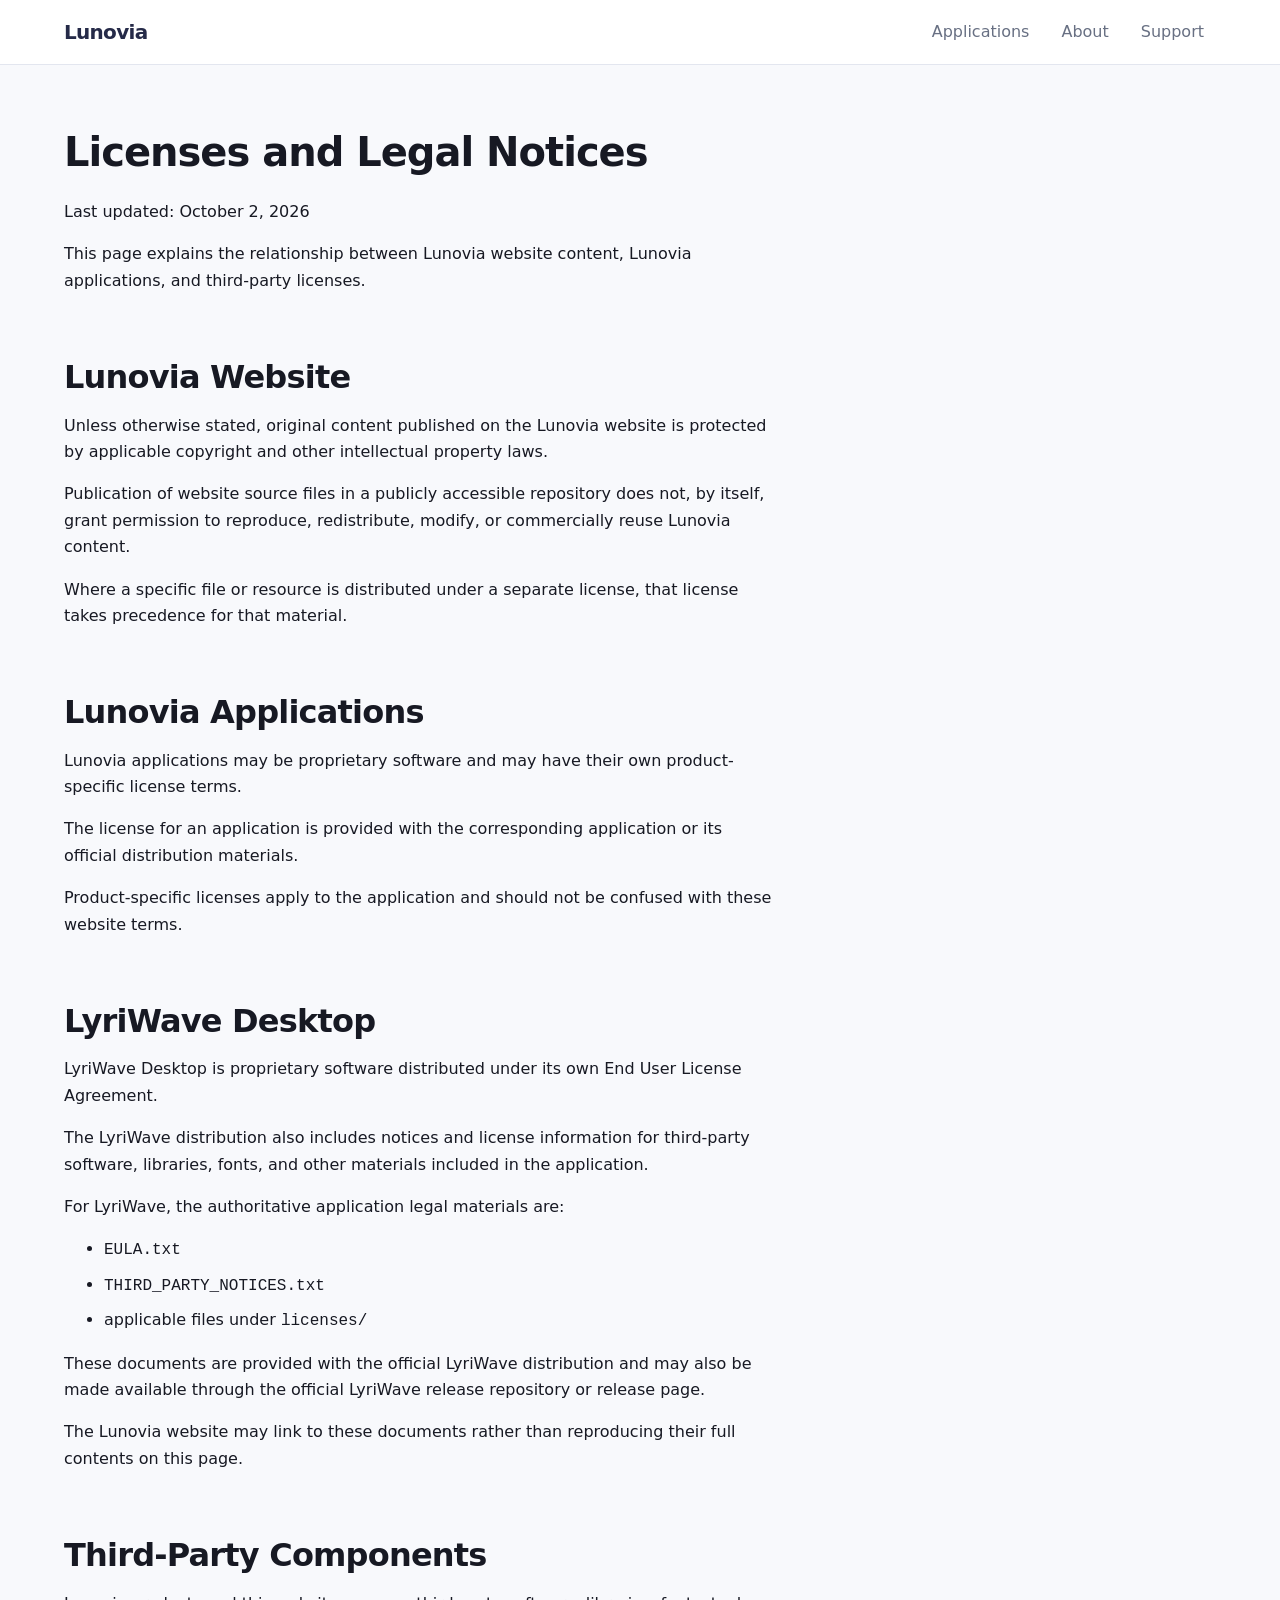
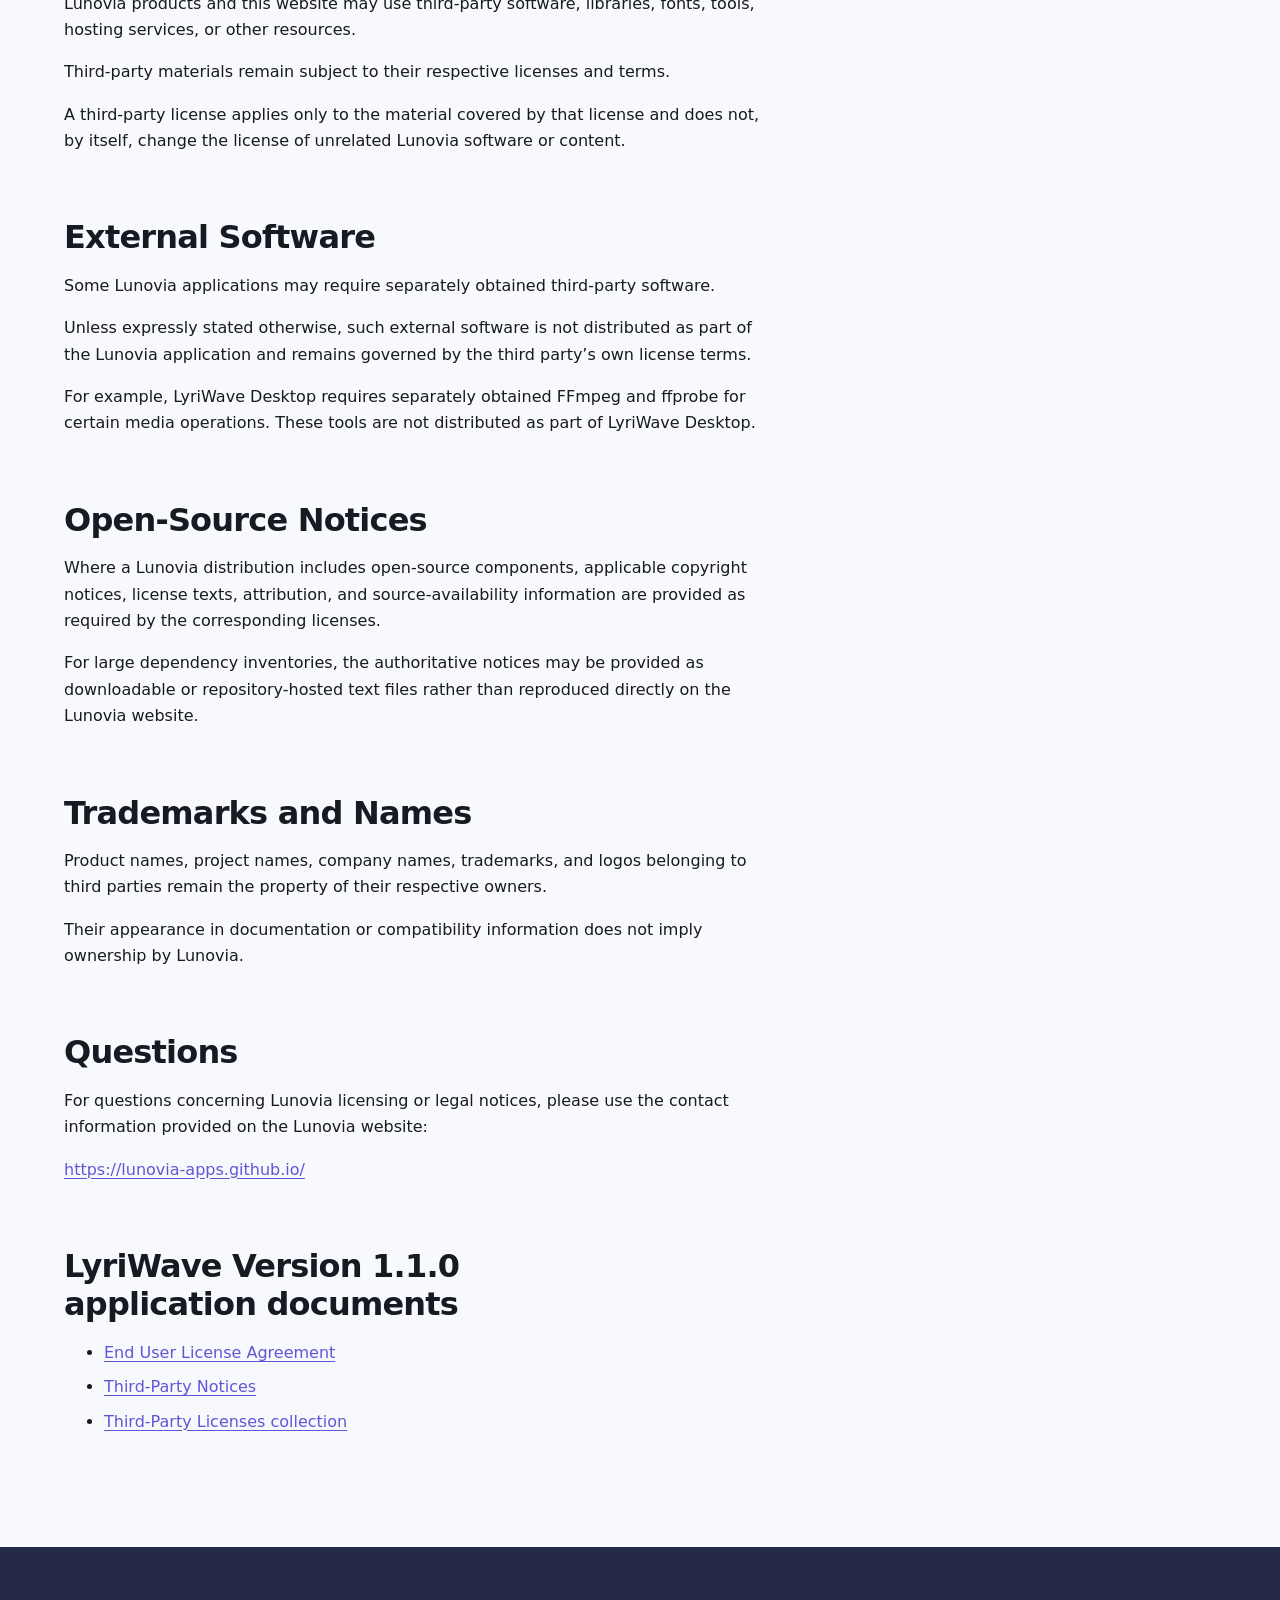
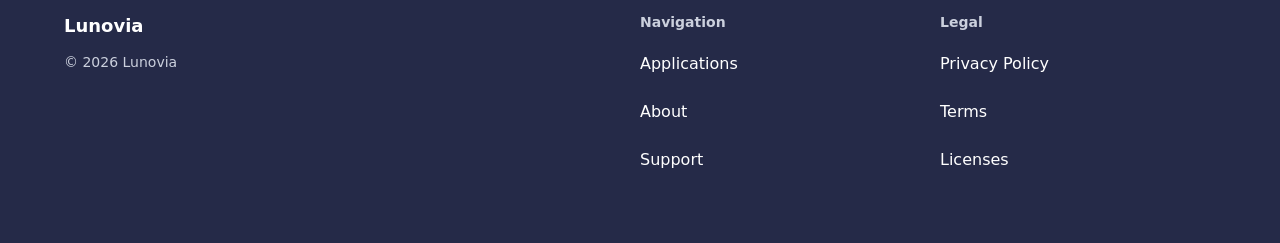
<file: legal/licenses/index.html>
<!DOCTYPE html><html lang="en" data-astro-cid-z4jru4n3><head><meta charset="utf-8"><meta name="viewport" content="width=device-width, initial-scale=1"><meta name="description" content="Lunovia website and application licensing information."><link rel="icon" type="image/svg+xml" href="/favicon.svg"><link rel="icon" type="image/png" sizes="32x32" href="/favicon-32.png"><link rel="canonical" href="https://lunovia-apps.github.io/legal/licenses/"><meta property="og:title" content="Licenses and Legal Notices | Lunovia"><meta property="og:description" content="Lunovia website and application licensing information."><meta property="og:url" content="https://lunovia-apps.github.io/legal/licenses/"><meta property="og:type" content="website"><meta property="og:site_name" content="Lunovia"><meta property="og:image" content="https://lunovia-apps.github.io/social/lunovia.png"><meta property="og:image:alt" content="Lunovia — End-user software, clearly presented."><meta property="og:image:width" content="1200"><meta property="og:image:height" content="630"><meta property="og:image:type" content="image/png"><meta name="twitter:card" content="summary_large_image"><title>Licenses and Legal Notices | Lunovia</title><link rel="stylesheet" href="/_astro/BaseLayout.B4VhiXtj.css"><style>.legal-content[data-astro-cid-fmzvkzhr]{overflow-wrap:anywhere}.legal-content[data-astro-cid-fmzvkzhr] li+li{margin-top:var(--space-2)}
</style></head><body data-astro-cid-z4jru4n3><a class="skip-link" href="#main-content" data-astro-cid-z4jru4n3>Skip to content</a><header class="site-header" data-astro-cid-nen7h5rs><div class="site-header-inner container" data-astro-cid-nen7h5rs><a class="wordmark" href="/" data-astro-cid-nen7h5rs>Lunovia</a><nav aria-label="Primary" data-astro-cid-yxete6jp><ul data-astro-cid-yxete6jp><li data-astro-cid-yxete6jp><a href="/apps/" data-astro-cid-yxete6jp>Applications</a></li><li data-astro-cid-yxete6jp><a href="/about/" data-astro-cid-yxete6jp>About</a></li><li data-astro-cid-yxete6jp><a href="/support/" data-astro-cid-yxete6jp>Support</a></li></ul></nav></div></header><main id="main-content" class="site-main container" tabindex="-1" data-astro-cid-z4jru4n3><article class="legal-content content-narrow" data-astro-cid-fmzvkzhr><h1 id="licenses-and-legal-notices">Licenses and Legal Notices</h1>
<p>Last updated: October 2, 2026</p>
<p>This page explains the relationship between Lunovia website content, Lunovia applications, and third-party licenses.</p>
<h2 id="lunovia-website">Lunovia Website</h2>
<p>Unless otherwise stated, original content published on the Lunovia website is protected by applicable copyright and other intellectual property laws.</p>
<p>Publication of website source files in a publicly accessible repository does not, by itself, grant permission to reproduce, redistribute, modify, or commercially reuse Lunovia content.</p>
<p>Where a specific file or resource is distributed under a separate license, that license takes precedence for that material.</p>
<h2 id="lunovia-applications">Lunovia Applications</h2>
<p>Lunovia applications may be proprietary software and may have their own product-specific license terms.</p>
<p>The license for an application is provided with the corresponding application or its official distribution materials.</p>
<p>Product-specific licenses apply to the application and should not be confused with these website terms.</p>
<h2 id="lyriwave-desktop">LyriWave Desktop</h2>
<p>LyriWave Desktop is proprietary software distributed under its own End User License Agreement.</p>
<p>The LyriWave distribution also includes notices and license information for third-party software, libraries, fonts, and other materials included in the application.</p>
<p>For LyriWave, the authoritative application legal materials are:</p>
<ul>
<li><code>EULA.txt</code></li>
<li><code>THIRD_PARTY_NOTICES.txt</code></li>
<li>applicable files under <code>licenses/</code></li>
</ul>
<p>These documents are provided with the official LyriWave distribution and may also be made available through the official LyriWave release repository or release page.</p>
<p>The Lunovia website may link to these documents rather than reproducing their full contents on this page.</p>
<h2 id="third-party-components">Third-Party Components</h2>
<p>Lunovia products and this website may use third-party software, libraries, fonts, tools, hosting services, or other resources.</p>
<p>Third-party materials remain subject to their respective licenses and terms.</p>
<p>A third-party license applies only to the material covered by that license and does not, by itself, change the license of unrelated Lunovia software or content.</p>
<h2 id="external-software">External Software</h2>
<p>Some Lunovia applications may require separately obtained third-party software.</p>
<p>Unless expressly stated otherwise, such external software is not distributed as part of the Lunovia application and remains governed by the third party’s own license terms.</p>
<p>For example, LyriWave Desktop requires separately obtained FFmpeg and ffprobe for certain media operations. These tools are not distributed as part of LyriWave Desktop.</p>
<h2 id="open-source-notices">Open-Source Notices</h2>
<p>Where a Lunovia distribution includes open-source components, applicable copyright notices, license texts, attribution, and source-availability information are provided as required by the corresponding licenses.</p>
<p>For large dependency inventories, the authoritative notices may be provided as downloadable or repository-hosted text files rather than reproduced directly on the Lunovia website.</p>
<h2 id="trademarks-and-names">Trademarks and Names</h2>
<p>Product names, project names, company names, trademarks, and logos belonging to third parties remain the property of their respective owners.</p>
<p>Their appearance in documentation or compatibility information does not imply ownership by Lunovia.</p>
<h2 id="questions">Questions</h2>
<p>For questions concerning Lunovia licensing or legal notices, please use the contact information provided on the Lunovia website:</p>
<p><a href="https://lunovia-apps.github.io/">https://lunovia-apps.github.io/</a></p>
<section class="page-section" aria-labelledby="lyriwave-documents"><h2 id="lyriwave-documents">LyriWave Version 1.1.0 application documents</h2><ul><li><a href="https://github.com/lunovia-apps/lyriwave/blob/v1.1.0/EULA.txt">End User License Agreement</a></li><li><a href="https://github.com/lunovia-apps/lyriwave/blob/v1.1.0/THIRD_PARTY_NOTICES.txt">Third-Party Notices</a></li><li><a href="https://github.com/lunovia-apps/lyriwave/tree/v1.1.0/licenses">Third-Party Licenses collection</a></li></ul></section></article></main><footer class="site-footer" data-astro-cid-jo6i4kqk><div class="footer-inner container" data-astro-cid-jo6i4kqk><div class="identity" data-astro-cid-jo6i4kqk><p class="footer-brand" data-astro-cid-jo6i4kqk>Lunovia</p><small data-astro-cid-jo6i4kqk>© 2026 Lunovia</small></div><nav aria-label="Footer navigation" data-astro-cid-jo6i4kqk><p class="group-title" data-astro-cid-jo6i4kqk>Navigation</p><ul data-astro-cid-jo6i4kqk><li data-astro-cid-jo6i4kqk><a href="/apps/" data-astro-cid-jo6i4kqk>Applications</a></li><li data-astro-cid-jo6i4kqk><a href="/about/" data-astro-cid-jo6i4kqk>About</a></li><li data-astro-cid-jo6i4kqk><a href="/support/" data-astro-cid-jo6i4kqk>Support</a></li></ul></nav><nav aria-label="Legal navigation" data-astro-cid-jo6i4kqk><p class="group-title" data-astro-cid-jo6i4kqk>Legal</p><ul data-astro-cid-jo6i4kqk><li data-astro-cid-jo6i4kqk><a href="/legal/privacy/" data-astro-cid-jo6i4kqk>Privacy Policy</a></li><li data-astro-cid-jo6i4kqk><a href="/legal/terms/" data-astro-cid-jo6i4kqk>Terms</a></li><li data-astro-cid-jo6i4kqk><a href="/legal/licenses/" data-astro-cid-jo6i4kqk>Licenses</a></li></ul></nav></div></footer></body></html>
</file>
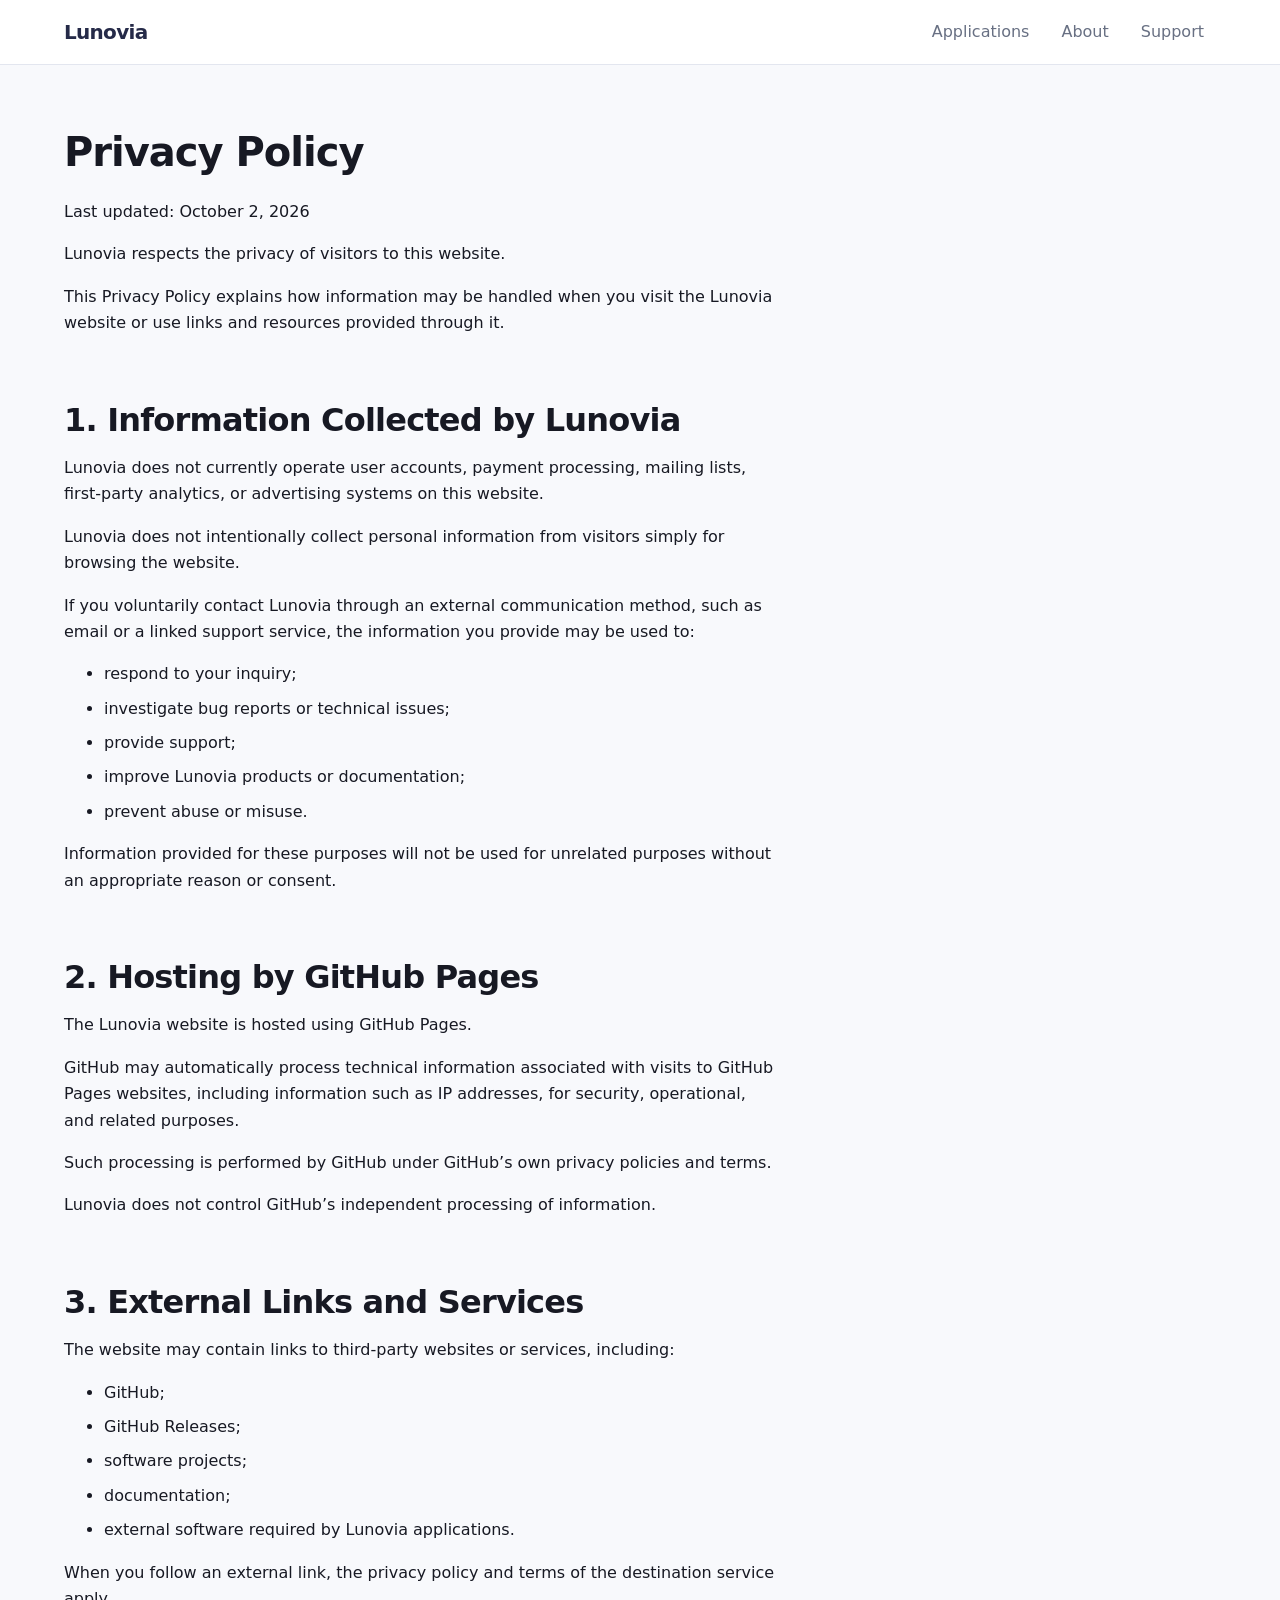
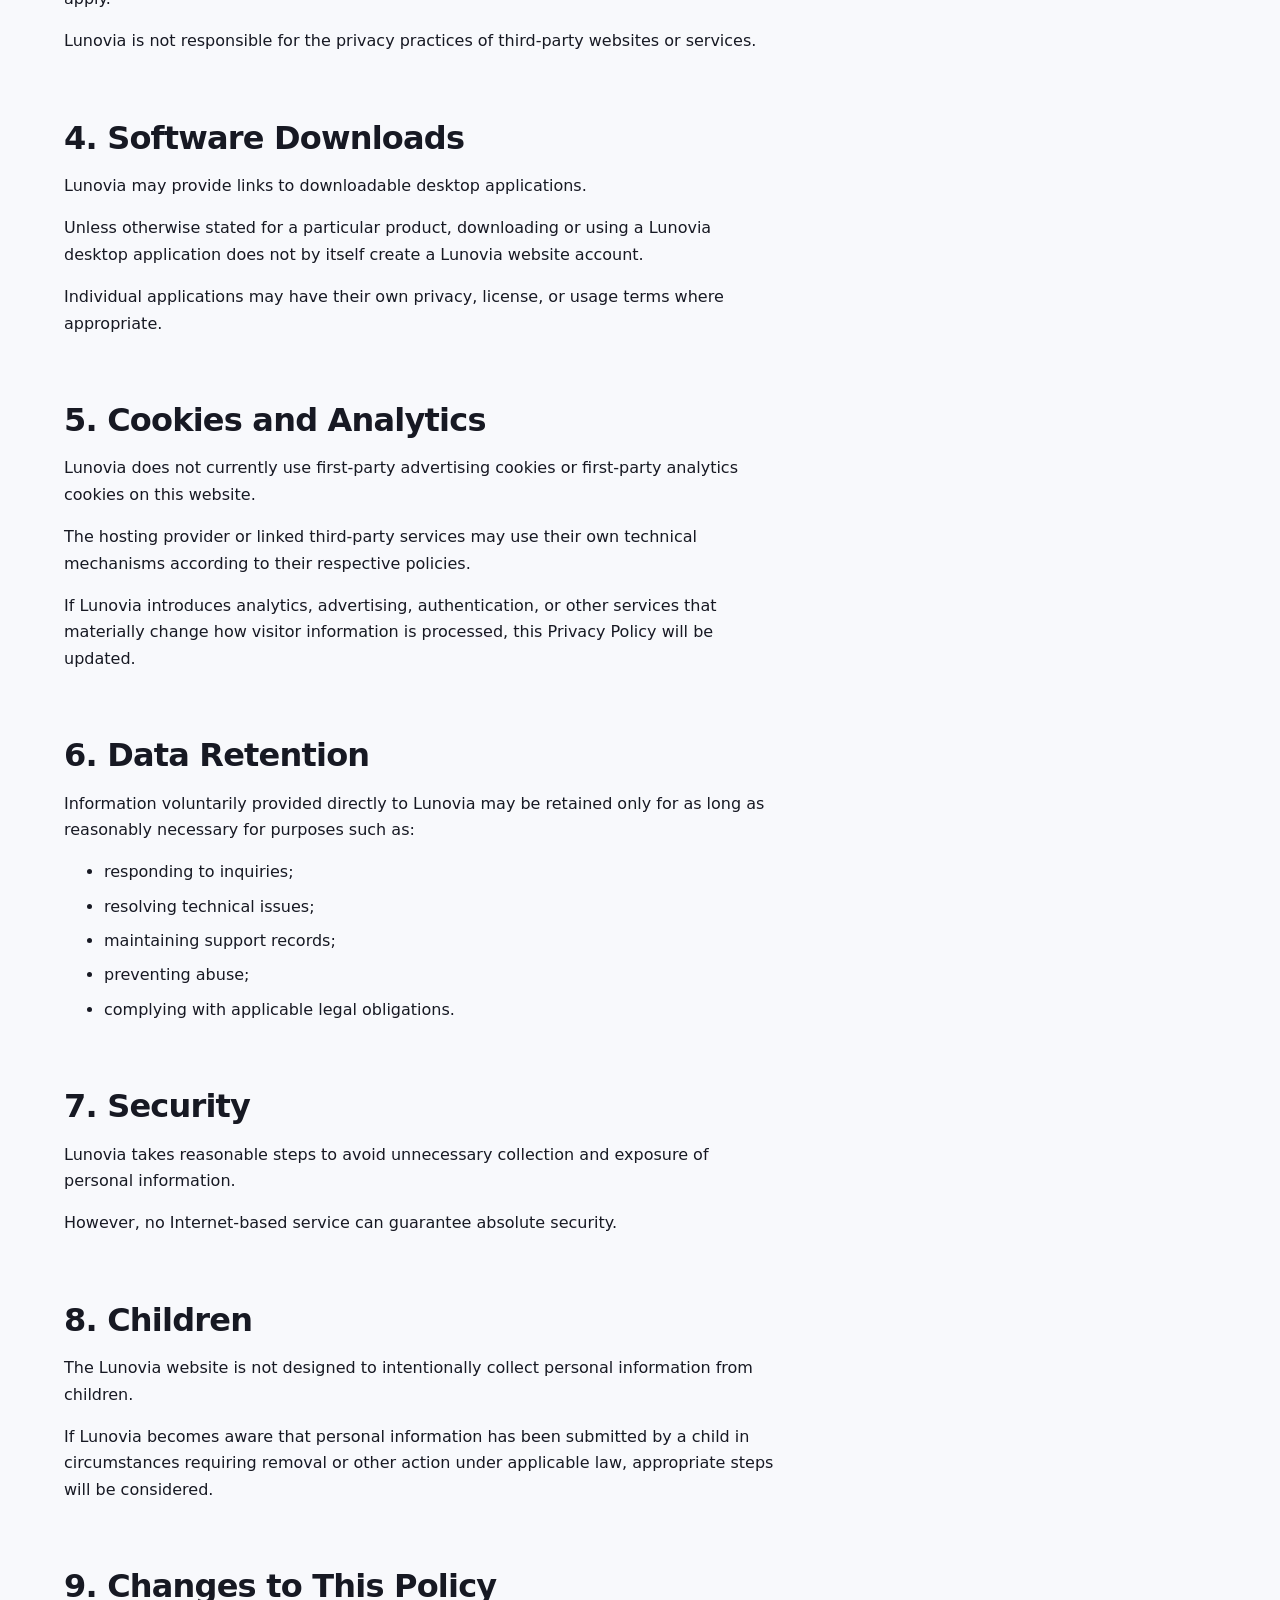
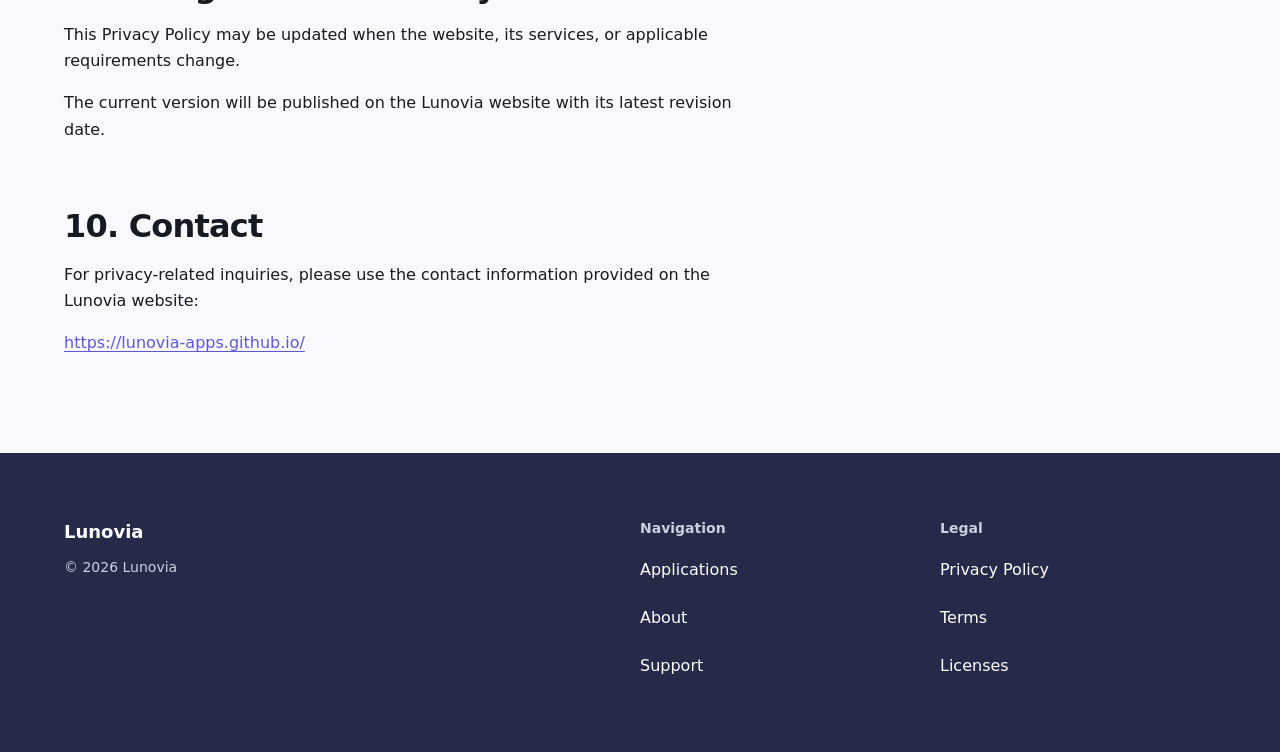
<file: legal/privacy/index.html>
<!DOCTYPE html><html lang="en" data-astro-cid-z4jru4n3><head><meta charset="utf-8"><meta name="viewport" content="width=device-width, initial-scale=1"><meta name="description" content="Lunovia website privacy policy page."><link rel="icon" type="image/svg+xml" href="/favicon.svg"><link rel="icon" type="image/png" sizes="32x32" href="/favicon-32.png"><link rel="canonical" href="https://lunovia-apps.github.io/legal/privacy/"><meta property="og:title" content="Privacy Policy | Lunovia"><meta property="og:description" content="Lunovia website privacy policy page."><meta property="og:url" content="https://lunovia-apps.github.io/legal/privacy/"><meta property="og:type" content="website"><meta property="og:site_name" content="Lunovia"><meta property="og:image" content="https://lunovia-apps.github.io/social/lunovia.png"><meta property="og:image:alt" content="Lunovia — End-user software, clearly presented."><meta property="og:image:width" content="1200"><meta property="og:image:height" content="630"><meta property="og:image:type" content="image/png"><meta name="twitter:card" content="summary_large_image"><title>Privacy Policy | Lunovia</title><link rel="stylesheet" href="/_astro/BaseLayout.B4VhiXtj.css"><style>.legal-content[data-astro-cid-fmzvkzhr]{overflow-wrap:anywhere}.legal-content[data-astro-cid-fmzvkzhr] li+li{margin-top:var(--space-2)}
</style></head><body data-astro-cid-z4jru4n3><a class="skip-link" href="#main-content" data-astro-cid-z4jru4n3>Skip to content</a><header class="site-header" data-astro-cid-nen7h5rs><div class="site-header-inner container" data-astro-cid-nen7h5rs><a class="wordmark" href="/" data-astro-cid-nen7h5rs>Lunovia</a><nav aria-label="Primary" data-astro-cid-yxete6jp><ul data-astro-cid-yxete6jp><li data-astro-cid-yxete6jp><a href="/apps/" data-astro-cid-yxete6jp>Applications</a></li><li data-astro-cid-yxete6jp><a href="/about/" data-astro-cid-yxete6jp>About</a></li><li data-astro-cid-yxete6jp><a href="/support/" data-astro-cid-yxete6jp>Support</a></li></ul></nav></div></header><main id="main-content" class="site-main container" tabindex="-1" data-astro-cid-z4jru4n3><article class="legal-content content-narrow" data-astro-cid-fmzvkzhr><h1 id="privacy-policy">Privacy Policy</h1>
<p>Last updated: October 2, 2026</p>
<p>Lunovia respects the privacy of visitors to this website.</p>
<p>This Privacy Policy explains how information may be handled when you visit the Lunovia website or use links and resources provided through it.</p>
<h2 id="1-information-collected-by-lunovia">1. Information Collected by Lunovia</h2>
<p>Lunovia does not currently operate user accounts, payment processing, mailing lists, first-party analytics, or advertising systems on this website.</p>
<p>Lunovia does not intentionally collect personal information from visitors simply for browsing the website.</p>
<p>If you voluntarily contact Lunovia through an external communication method, such as email or a linked support service, the information you provide may be used to:</p>
<ul>
<li>respond to your inquiry;</li>
<li>investigate bug reports or technical issues;</li>
<li>provide support;</li>
<li>improve Lunovia products or documentation;</li>
<li>prevent abuse or misuse.</li>
</ul>
<p>Information provided for these purposes will not be used for unrelated purposes without an appropriate reason or consent.</p>
<h2 id="2-hosting-by-github-pages">2. Hosting by GitHub Pages</h2>
<p>The Lunovia website is hosted using GitHub Pages.</p>
<p>GitHub may automatically process technical information associated with visits to GitHub Pages websites, including information such as IP addresses, for security, operational, and related purposes.</p>
<p>Such processing is performed by GitHub under GitHub’s own privacy policies and terms.</p>
<p>Lunovia does not control GitHub’s independent processing of information.</p>
<h2 id="3-external-links-and-services">3. External Links and Services</h2>
<p>The website may contain links to third-party websites or services, including:</p>
<ul>
<li>GitHub;</li>
<li>GitHub Releases;</li>
<li>software projects;</li>
<li>documentation;</li>
<li>external software required by Lunovia applications.</li>
</ul>
<p>When you follow an external link, the privacy policy and terms of the destination service apply.</p>
<p>Lunovia is not responsible for the privacy practices of third-party websites or services.</p>
<h2 id="4-software-downloads">4. Software Downloads</h2>
<p>Lunovia may provide links to downloadable desktop applications.</p>
<p>Unless otherwise stated for a particular product, downloading or using a Lunovia desktop application does not by itself create a Lunovia website account.</p>
<p>Individual applications may have their own privacy, license, or usage terms where appropriate.</p>
<h2 id="5-cookies-and-analytics">5. Cookies and Analytics</h2>
<p>Lunovia does not currently use first-party advertising cookies or first-party analytics cookies on this website.</p>
<p>The hosting provider or linked third-party services may use their own technical mechanisms according to their respective policies.</p>
<p>If Lunovia introduces analytics, advertising, authentication, or other services that materially change how visitor information is processed, this Privacy Policy will be updated.</p>
<h2 id="6-data-retention">6. Data Retention</h2>
<p>Information voluntarily provided directly to Lunovia may be retained only for as long as reasonably necessary for purposes such as:</p>
<ul>
<li>responding to inquiries;</li>
<li>resolving technical issues;</li>
<li>maintaining support records;</li>
<li>preventing abuse;</li>
<li>complying with applicable legal obligations.</li>
</ul>
<h2 id="7-security">7. Security</h2>
<p>Lunovia takes reasonable steps to avoid unnecessary collection and exposure of personal information.</p>
<p>However, no Internet-based service can guarantee absolute security.</p>
<h2 id="8-children">8. Children</h2>
<p>The Lunovia website is not designed to intentionally collect personal information from children.</p>
<p>If Lunovia becomes aware that personal information has been submitted by a child in circumstances requiring removal or other action under applicable law, appropriate steps will be considered.</p>
<h2 id="9-changes-to-this-policy">9. Changes to This Policy</h2>
<p>This Privacy Policy may be updated when the website, its services, or applicable requirements change.</p>
<p>The current version will be published on the Lunovia website with its latest revision date.</p>
<h2 id="10-contact">10. Contact</h2>
<p>For privacy-related inquiries, please use the contact information provided on the Lunovia website:</p>
<p><a href="https://lunovia-apps.github.io/">https://lunovia-apps.github.io/</a></p>
</article></main><footer class="site-footer" data-astro-cid-jo6i4kqk><div class="footer-inner container" data-astro-cid-jo6i4kqk><div class="identity" data-astro-cid-jo6i4kqk><p class="footer-brand" data-astro-cid-jo6i4kqk>Lunovia</p><small data-astro-cid-jo6i4kqk>© 2026 Lunovia</small></div><nav aria-label="Footer navigation" data-astro-cid-jo6i4kqk><p class="group-title" data-astro-cid-jo6i4kqk>Navigation</p><ul data-astro-cid-jo6i4kqk><li data-astro-cid-jo6i4kqk><a href="/apps/" data-astro-cid-jo6i4kqk>Applications</a></li><li data-astro-cid-jo6i4kqk><a href="/about/" data-astro-cid-jo6i4kqk>About</a></li><li data-astro-cid-jo6i4kqk><a href="/support/" data-astro-cid-jo6i4kqk>Support</a></li></ul></nav><nav aria-label="Legal navigation" data-astro-cid-jo6i4kqk><p class="group-title" data-astro-cid-jo6i4kqk>Legal</p><ul data-astro-cid-jo6i4kqk><li data-astro-cid-jo6i4kqk><a href="/legal/privacy/" data-astro-cid-jo6i4kqk>Privacy Policy</a></li><li data-astro-cid-jo6i4kqk><a href="/legal/terms/" data-astro-cid-jo6i4kqk>Terms</a></li><li data-astro-cid-jo6i4kqk><a href="/legal/licenses/" data-astro-cid-jo6i4kqk>Licenses</a></li></ul></nav></div></footer></body></html>
</file>
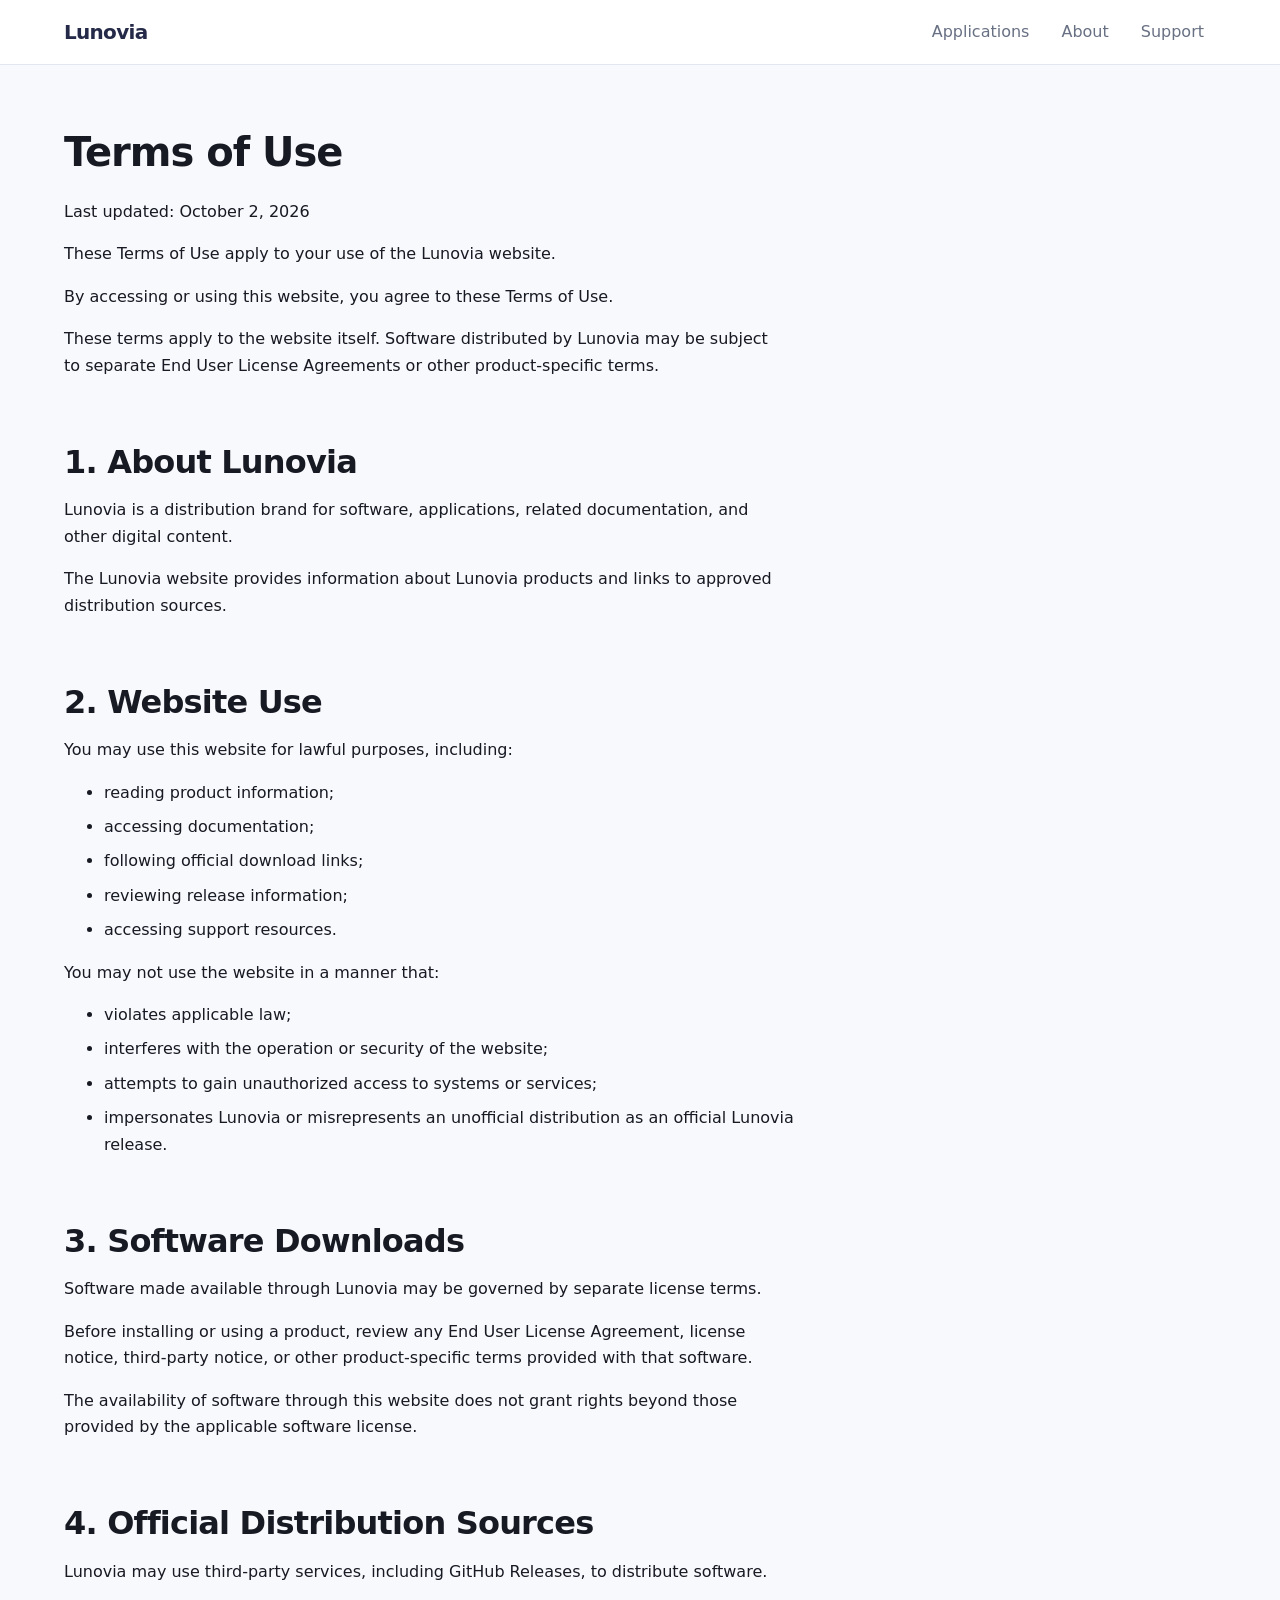
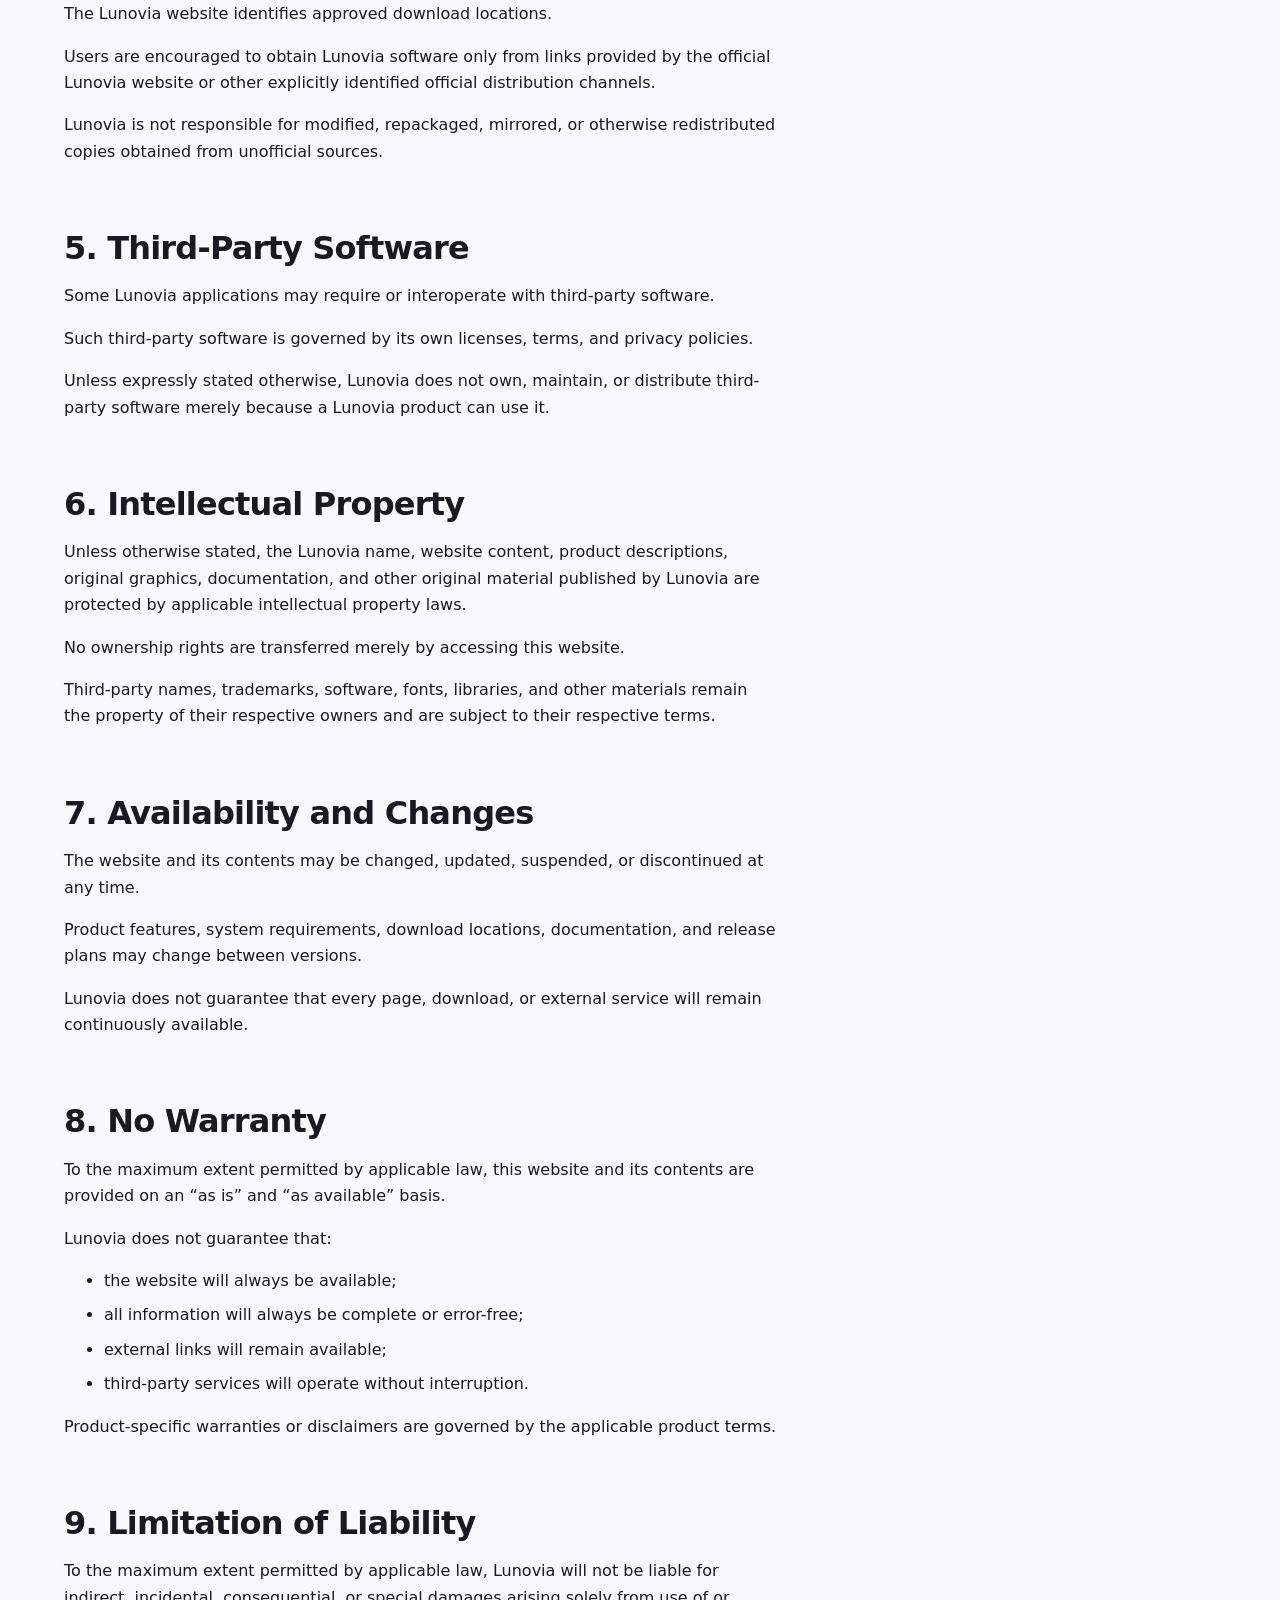
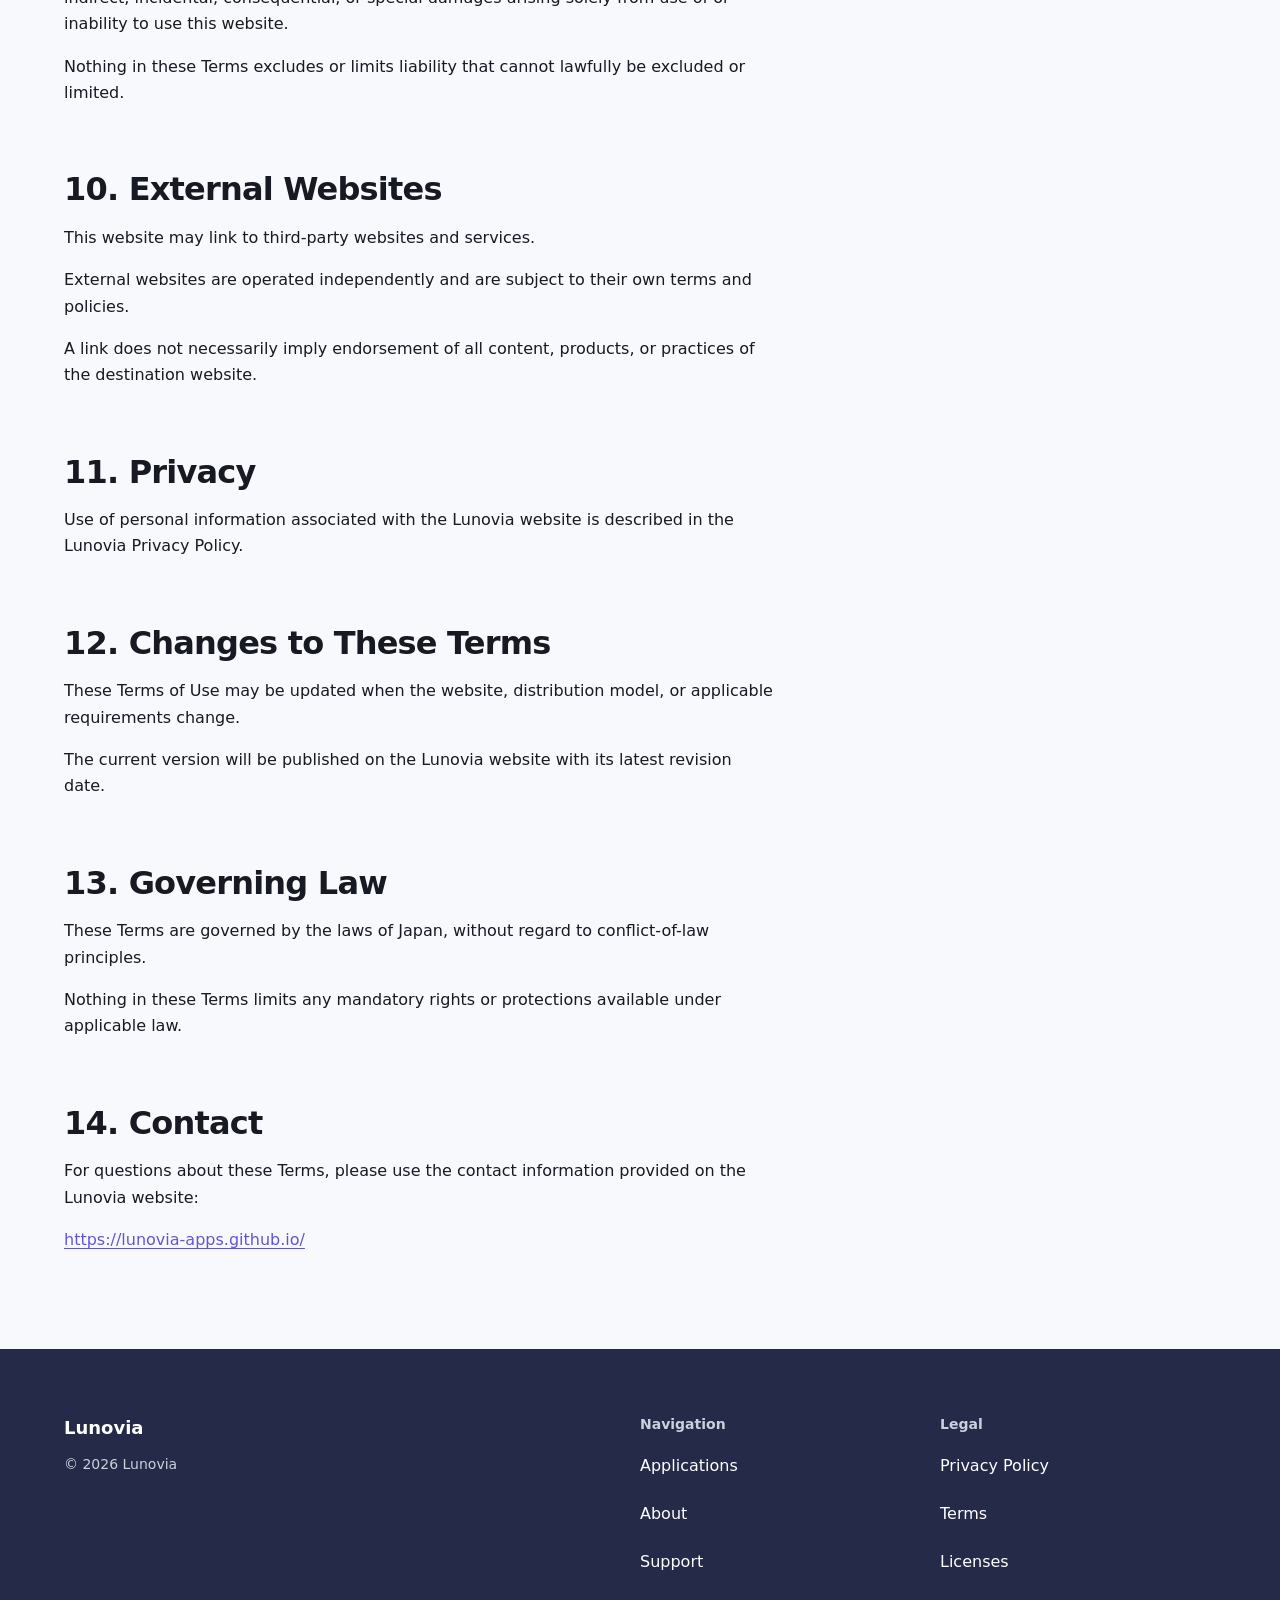
<file: legal/terms/index.html>
<!DOCTYPE html><html lang="en" data-astro-cid-z4jru4n3><head><meta charset="utf-8"><meta name="viewport" content="width=device-width, initial-scale=1"><meta name="description" content="Terms of use for the Lunovia website."><link rel="icon" type="image/svg+xml" href="/favicon.svg"><link rel="icon" type="image/png" sizes="32x32" href="/favicon-32.png"><link rel="canonical" href="https://lunovia-apps.github.io/legal/terms/"><meta property="og:title" content="Terms of Use | Lunovia"><meta property="og:description" content="Terms of use for the Lunovia website."><meta property="og:url" content="https://lunovia-apps.github.io/legal/terms/"><meta property="og:type" content="website"><meta property="og:site_name" content="Lunovia"><meta property="og:image" content="https://lunovia-apps.github.io/social/lunovia.png"><meta property="og:image:alt" content="Lunovia — End-user software, clearly presented."><meta property="og:image:width" content="1200"><meta property="og:image:height" content="630"><meta property="og:image:type" content="image/png"><meta name="twitter:card" content="summary_large_image"><title>Terms of Use | Lunovia</title><link rel="stylesheet" href="/_astro/BaseLayout.B4VhiXtj.css"><style>.legal-content[data-astro-cid-fmzvkzhr]{overflow-wrap:anywhere}.legal-content[data-astro-cid-fmzvkzhr] li+li{margin-top:var(--space-2)}
</style></head><body data-astro-cid-z4jru4n3><a class="skip-link" href="#main-content" data-astro-cid-z4jru4n3>Skip to content</a><header class="site-header" data-astro-cid-nen7h5rs><div class="site-header-inner container" data-astro-cid-nen7h5rs><a class="wordmark" href="/" data-astro-cid-nen7h5rs>Lunovia</a><nav aria-label="Primary" data-astro-cid-yxete6jp><ul data-astro-cid-yxete6jp><li data-astro-cid-yxete6jp><a href="/apps/" data-astro-cid-yxete6jp>Applications</a></li><li data-astro-cid-yxete6jp><a href="/about/" data-astro-cid-yxete6jp>About</a></li><li data-astro-cid-yxete6jp><a href="/support/" data-astro-cid-yxete6jp>Support</a></li></ul></nav></div></header><main id="main-content" class="site-main container" tabindex="-1" data-astro-cid-z4jru4n3><article class="legal-content content-narrow" data-astro-cid-fmzvkzhr><h1 id="terms-of-use">Terms of Use</h1>
<p>Last updated: October 2, 2026</p>
<p>These Terms of Use apply to your use of the Lunovia website.</p>
<p>By accessing or using this website, you agree to these Terms of Use.</p>
<p>These terms apply to the website itself. Software distributed by Lunovia may be subject to separate End User License Agreements or other product-specific terms.</p>
<h2 id="1-about-lunovia">1. About Lunovia</h2>
<p>Lunovia is a distribution brand for software, applications, related documentation, and other digital content.</p>
<p>The Lunovia website provides information about Lunovia products and links to approved distribution sources.</p>
<h2 id="2-website-use">2. Website Use</h2>
<p>You may use this website for lawful purposes, including:</p>
<ul>
<li>reading product information;</li>
<li>accessing documentation;</li>
<li>following official download links;</li>
<li>reviewing release information;</li>
<li>accessing support resources.</li>
</ul>
<p>You may not use the website in a manner that:</p>
<ul>
<li>violates applicable law;</li>
<li>interferes with the operation or security of the website;</li>
<li>attempts to gain unauthorized access to systems or services;</li>
<li>impersonates Lunovia or misrepresents an unofficial distribution as an official Lunovia release.</li>
</ul>
<h2 id="3-software-downloads">3. Software Downloads</h2>
<p>Software made available through Lunovia may be governed by separate license terms.</p>
<p>Before installing or using a product, review any End User License Agreement, license notice, third-party notice, or other product-specific terms provided with that software.</p>
<p>The availability of software through this website does not grant rights beyond those provided by the applicable software license.</p>
<h2 id="4-official-distribution-sources">4. Official Distribution Sources</h2>
<p>Lunovia may use third-party services, including GitHub Releases, to distribute software.</p>
<p>The Lunovia website identifies approved download locations.</p>
<p>Users are encouraged to obtain Lunovia software only from links provided by the official Lunovia website or other explicitly identified official distribution channels.</p>
<p>Lunovia is not responsible for modified, repackaged, mirrored, or otherwise redistributed copies obtained from unofficial sources.</p>
<h2 id="5-third-party-software">5. Third-Party Software</h2>
<p>Some Lunovia applications may require or interoperate with third-party software.</p>
<p>Such third-party software is governed by its own licenses, terms, and privacy policies.</p>
<p>Unless expressly stated otherwise, Lunovia does not own, maintain, or distribute third-party software merely because a Lunovia product can use it.</p>
<h2 id="6-intellectual-property">6. Intellectual Property</h2>
<p>Unless otherwise stated, the Lunovia name, website content, product descriptions, original graphics, documentation, and other original material published by Lunovia are protected by applicable intellectual property laws.</p>
<p>No ownership rights are transferred merely by accessing this website.</p>
<p>Third-party names, trademarks, software, fonts, libraries, and other materials remain the property of their respective owners and are subject to their respective terms.</p>
<h2 id="7-availability-and-changes">7. Availability and Changes</h2>
<p>The website and its contents may be changed, updated, suspended, or discontinued at any time.</p>
<p>Product features, system requirements, download locations, documentation, and release plans may change between versions.</p>
<p>Lunovia does not guarantee that every page, download, or external service will remain continuously available.</p>
<h2 id="8-no-warranty">8. No Warranty</h2>
<p>To the maximum extent permitted by applicable law, this website and its contents are provided on an “as is” and “as available” basis.</p>
<p>Lunovia does not guarantee that:</p>
<ul>
<li>the website will always be available;</li>
<li>all information will always be complete or error-free;</li>
<li>external links will remain available;</li>
<li>third-party services will operate without interruption.</li>
</ul>
<p>Product-specific warranties or disclaimers are governed by the applicable product terms.</p>
<h2 id="9-limitation-of-liability">9. Limitation of Liability</h2>
<p>To the maximum extent permitted by applicable law, Lunovia will not be liable for indirect, incidental, consequential, or special damages arising solely from use of or inability to use this website.</p>
<p>Nothing in these Terms excludes or limits liability that cannot lawfully be excluded or limited.</p>
<h2 id="10-external-websites">10. External Websites</h2>
<p>This website may link to third-party websites and services.</p>
<p>External websites are operated independently and are subject to their own terms and policies.</p>
<p>A link does not necessarily imply endorsement of all content, products, or practices of the destination website.</p>
<h2 id="11-privacy">11. Privacy</h2>
<p>Use of personal information associated with the Lunovia website is described in the Lunovia Privacy Policy.</p>
<h2 id="12-changes-to-these-terms">12. Changes to These Terms</h2>
<p>These Terms of Use may be updated when the website, distribution model, or applicable requirements change.</p>
<p>The current version will be published on the Lunovia website with its latest revision date.</p>
<h2 id="13-governing-law">13. Governing Law</h2>
<p>These Terms are governed by the laws of Japan, without regard to conflict-of-law principles.</p>
<p>Nothing in these Terms limits any mandatory rights or protections available under applicable law.</p>
<h2 id="14-contact">14. Contact</h2>
<p>For questions about these Terms, please use the contact information provided on the Lunovia website:</p>
<p><a href="https://lunovia-apps.github.io/">https://lunovia-apps.github.io/</a></p>
</article></main><footer class="site-footer" data-astro-cid-jo6i4kqk><div class="footer-inner container" data-astro-cid-jo6i4kqk><div class="identity" data-astro-cid-jo6i4kqk><p class="footer-brand" data-astro-cid-jo6i4kqk>Lunovia</p><small data-astro-cid-jo6i4kqk>© 2026 Lunovia</small></div><nav aria-label="Footer navigation" data-astro-cid-jo6i4kqk><p class="group-title" data-astro-cid-jo6i4kqk>Navigation</p><ul data-astro-cid-jo6i4kqk><li data-astro-cid-jo6i4kqk><a href="/apps/" data-astro-cid-jo6i4kqk>Applications</a></li><li data-astro-cid-jo6i4kqk><a href="/about/" data-astro-cid-jo6i4kqk>About</a></li><li data-astro-cid-jo6i4kqk><a href="/support/" data-astro-cid-jo6i4kqk>Support</a></li></ul></nav><nav aria-label="Legal navigation" data-astro-cid-jo6i4kqk><p class="group-title" data-astro-cid-jo6i4kqk>Legal</p><ul data-astro-cid-jo6i4kqk><li data-astro-cid-jo6i4kqk><a href="/legal/privacy/" data-astro-cid-jo6i4kqk>Privacy Policy</a></li><li data-astro-cid-jo6i4kqk><a href="/legal/terms/" data-astro-cid-jo6i4kqk>Terms</a></li><li data-astro-cid-jo6i4kqk><a href="/legal/licenses/" data-astro-cid-jo6i4kqk>Licenses</a></li></ul></nav></div></footer></body></html>
</file>
<file: _astro/BaseLayout.B4VhiXtj.css>
:root{--color-bg:#f8f9fc;--color-surface:#fff;--color-surface-subtle:#f1f3f8;--color-text:#171923;--color-text-secondary:#687083;--color-text-subtle:#7d8495;--color-brand:#252a48;--color-accent:#5f56d6;--color-accent-hover:#5047c4;--color-accent-soft:#786fe8;--color-focus:#3979d8;--color-border:#e3e6ef;--color-border-strong:#cbd0dd;--space-1:.25rem;--space-2:.5rem;--space-3:.75rem;--space-4:1rem;--space-5:1.5rem;--space-6:2rem;--space-7:3rem;--space-8:4rem;--space-9:6rem;--radius-sm:.375rem;--radius-md:.625rem;--radius-lg:1rem;--container-max:72rem;--content-narrow:46rem;--duration-fast:.12s;--duration-normal:.18s;--ease-standard:cubic-bezier(.2, 0, 0, 1)}html{-webkit-text-size-adjust:100%;font-family:ui-sans-serif,system-ui,-apple-system,BlinkMacSystemFont,Segoe UI,sans-serif;font-size:1rem;line-height:1.65}h1,h2,h3,h4{color:var(--color-text);letter-spacing:-.025em;text-wrap:balance;overflow-wrap:anywhere;font-weight:600}h1{margin:0 0 var(--space-5);font-size:clamp(2rem,5vw,2.5rem);line-height:1.15}h2{margin:var(--space-8) 0 var(--space-4);font-size:clamp(1.65rem,3.5vw,2rem);line-height:1.2}h3{margin:var(--space-7) 0 var(--space-3);font-size:1.5rem;line-height:1.3}h4{margin:var(--space-6) 0 var(--space-2);font-size:1.25rem;line-height:1.35}p{margin:0 0 var(--space-4);max-width:70ch}p:last-child{margin-bottom:0}small{font-size:.875rem}.container{width:min(calc(100% - 2.5rem), var(--container-max));margin-inline:auto}.content-narrow{max-width:var(--content-narrow)}.site-main{padding-block:var(--space-7) var(--space-8);flex:1}.page-section+.page-section{margin-top:var(--space-8)}.stack>*+*{margin-top:var(--space-4)}.action-group{align-items:center;gap:var(--space-3);flex-wrap:wrap;display:flex}.card-grid{gap:var(--space-5);grid-template-columns:repeat(auto-fit,minmax(min(100%,19rem),1fr));display:grid}.product-content{overflow-wrap:anywhere;--product-accent:var(--color-accent);--product-accent-hover:var(--color-accent-hover);--product-accent-soft:var(--color-accent-soft)}.legal-content a{text-decoration:underline}@media (width>=48rem){.container{width:min(calc(100% - 4rem), var(--container-max))}.site-main{padding-block:var(--space-8) var(--space-9)}}*,:before,:after{box-sizing:border-box}html{color:var(--color-text);background:var(--color-bg)}body{flex-direction:column;min-width:0;min-height:100vh;margin:0;display:flex}img,svg,video{max-width:100%;display:block}button,input,select,textarea{font:inherit}a{color:var(--color-accent);text-underline-offset:.16em;transition:color var(--duration-fast) var(--ease-standard);text-decoration-thickness:.09em}a:hover{color:var(--color-accent-hover)}:focus-visible{outline:3px solid var(--color-focus);outline-offset:3px}::selection{color:var(--color-text);background:var(--color-surface-subtle)}@media (prefers-reduced-motion:reduce){*,:before,:after{scroll-behavior:auto!important;transition-duration:.01ms!important;animation-duration:.01ms!important}}nav[data-astro-cid-yxete6jp]{margin-left:auto}ul[data-astro-cid-yxete6jp]{gap:0 var(--space-2);flex-wrap:wrap;margin:0;padding:0;list-style:none;display:flex}a[data-astro-cid-yxete6jp]{min-height:2.75rem;padding-inline:var(--space-3);border-radius:var(--radius-sm);color:var(--color-text-secondary);align-items:center;font-weight:500;text-decoration:none;display:inline-flex}a[data-astro-cid-yxete6jp]:hover{color:var(--color-text);background:var(--color-surface-subtle)}a[data-astro-cid-yxete6jp].active{color:var(--color-text);text-decoration:underline;text-decoration-color:var(--color-accent);text-underline-offset:.4em;font-weight:600;text-decoration-thickness:.13em}@media (width<=39.999rem){nav[data-astro-cid-yxete6jp]{width:100%;margin-left:0}ul[data-astro-cid-yxete6jp]{gap:0}a[data-astro-cid-yxete6jp]{padding-inline:var(--space-2)}}.site-header[data-astro-cid-nen7h5rs]{background:var(--color-surface);border-bottom:1px solid var(--color-border)}.site-header-inner[data-astro-cid-nen7h5rs]{align-items:center;gap:0 var(--space-6);flex-wrap:wrap;min-height:4rem;display:flex}.wordmark[data-astro-cid-nen7h5rs]{min-height:2.75rem;color:var(--color-brand);letter-spacing:-.035em;align-items:center;font-size:1.25rem;font-weight:700;text-decoration:none;display:inline-flex}.wordmark[data-astro-cid-nen7h5rs]:hover{color:var(--color-accent)}@media (width<=39.999rem){.site-header-inner[data-astro-cid-nen7h5rs]{padding-block:var(--space-2)}}.site-footer[data-astro-cid-jo6i4kqk]{background:var(--color-brand);color:var(--color-surface)}.footer-inner[data-astro-cid-jo6i4kqk]{gap:var(--space-6);padding-block:var(--space-7);grid-template-columns:repeat(auto-fit,minmax(min(100%,8rem),1fr));display:grid}.footer-brand[data-astro-cid-jo6i4kqk]{margin-bottom:var(--space-2);font-size:1.125rem;font-weight:600}small[data-astro-cid-jo6i4kqk],.group-title[data-astro-cid-jo6i4kqk]{color:var(--color-border-strong)}.group-title[data-astro-cid-jo6i4kqk]{margin-bottom:var(--space-2);font-size:.875rem;font-weight:600}ul[data-astro-cid-jo6i4kqk]{margin:0;padding:0;list-style:none}li[data-astro-cid-jo6i4kqk]+li[data-astro-cid-jo6i4kqk]{margin-top:var(--space-1)}a[data-astro-cid-jo6i4kqk]{overflow-wrap:anywhere;max-width:100%;min-height:2.75rem;color:var(--color-surface);align-items:center;text-decoration:underline #0000;display:inline-flex}a[data-astro-cid-jo6i4kqk]:hover{color:var(--color-surface);text-decoration-color:currentColor}a[data-astro-cid-jo6i4kqk]:focus-visible{outline-color:var(--color-surface)}@media (width>=48rem){.footer-inner[data-astro-cid-jo6i4kqk]{gap:var(--space-5);padding-block:var(--space-8);grid-template-columns:2fr repeat(2,1fr)}.footer-inner[data-astro-cid-jo6i4kqk].has-external{grid-template-columns:2fr repeat(3,1fr)}}.skip-link[data-astro-cid-z4jru4n3]{z-index:10;top:var(--space-3);left:var(--space-3);padding:var(--space-2) var(--space-4);border-radius:var(--radius-sm);background:var(--color-surface);color:var(--color-text);position:fixed;transform:translateY(-200%)}.skip-link[data-astro-cid-z4jru4n3]:focus-visible{transform:none}
</file>
<file: _astro/index.DqpQ_26G.css>
.screenshot-gallery[data-astro-cid-gnay26ko]{gap:var(--space-5);grid-template-columns:repeat(auto-fit,minmax(min(100%,24rem),1fr));display:grid}figure[data-astro-cid-gnay26ko]{min-width:0;margin:0}.primary[data-astro-cid-gnay26ko]{grid-column:1/-1}img[data-astro-cid-gnay26ko]{border:1px solid var(--color-border);border-radius:var(--radius-lg);background:var(--color-surface);width:100%;height:auto}figcaption[data-astro-cid-gnay26ko]{margin-top:var(--space-3);color:var(--color-text-secondary);overflow-wrap:anywhere;font-size:.875rem}.catalog-link[data-astro-cid-ez3w4r2n],.section-navigation[data-astro-cid-ez3w4r2n] a[data-astro-cid-ez3w4r2n],.document-links[data-astro-cid-ez3w4r2n] a[data-astro-cid-ez3w4r2n]{overflow-wrap:anywhere;align-items:center;min-height:2.75rem;display:inline-flex}.product-hero[data-astro-cid-ez3w4r2n]{padding-block:var(--space-6) var(--space-7)}.publisher[data-astro-cid-ez3w4r2n]{margin-bottom:var(--space-3);color:var(--color-text-secondary);font-size:.875rem}.release-information-notice[data-astro-cid-ez3w4r2n]{color:var(--color-text-secondary)}.setup-steps[data-astro-cid-ez3w4r2n]{padding-left:var(--space-5)}.setup-steps[data-astro-cid-ez3w4r2n] li[data-astro-cid-ez3w4r2n]+li[data-astro-cid-ez3w4r2n]{margin-top:var(--space-2)}.installation-notice[data-astro-cid-ez3w4r2n]{margin-top:var(--space-5);padding:var(--space-5);border:1px solid var(--color-border);border-radius:var(--radius-md);background:var(--color-surface)}.installation-notice[data-astro-cid-ez3w4r2n] h3[data-astro-cid-ez3w4r2n],.limitations-list[data-astro-cid-ez3w4r2n] h3[data-astro-cid-ez3w4r2n]{margin-top:0;font-size:1.25rem}.limitations-list[data-astro-cid-ez3w4r2n]{margin:0;padding:0;list-style:none}.limitations-list[data-astro-cid-ez3w4r2n] li[data-astro-cid-ez3w4r2n]+li[data-astro-cid-ez3w4r2n]{margin-top:var(--space-5)}.product-identity[data-astro-cid-ez3w4r2n]{align-items:center;gap:var(--space-4);margin-bottom:var(--space-5);display:flex}.product-identity[data-astro-cid-ez3w4r2n] h1[data-astro-cid-ez3w4r2n]{overflow-wrap:anywhere;margin:0}.product-identity[data-astro-cid-ez3w4r2n] img[data-astro-cid-ez3w4r2n]{width:4rem;height:auto}.product-summary[data-astro-cid-ez3w4r2n]{font-size:1.25rem;line-height:1.5}.product-metadata[data-astro-cid-ez3w4r2n],.section-navigation[data-astro-cid-ez3w4r2n] ul[data-astro-cid-ez3w4r2n]{gap:var(--space-3) var(--space-5);flex-wrap:wrap;margin:0;padding:0;list-style:none;display:flex}.product-metadata[data-astro-cid-ez3w4r2n]{margin-block:var(--space-5);color:var(--color-text-secondary)}.product-hero[data-astro-cid-ez3w4r2n] .action-group[data-astro-cid-ez3w4r2n]{margin-top:var(--space-5)}.section-navigation[data-astro-cid-ez3w4r2n]{padding-block:var(--space-3);border-block:1px solid var(--color-border)}section[data-astro-cid-ez3w4r2n][id]{margin-top:var(--space-8);scroll-margin-top:var(--space-5)}.page-section[data-astro-cid-ez3w4r2n] h2[data-astro-cid-ez3w4r2n]{margin-top:0}.feature-list[data-astro-cid-ez3w4r2n]{gap:var(--space-6);grid-template-columns:repeat(auto-fit,minmax(min(100%,19rem),1fr));margin:0;padding:0;list-style:none;display:grid}.feature-list[data-astro-cid-ez3w4r2n] h3[data-astro-cid-ez3w4r2n]{margin-top:0;font-size:1.25rem}.detail-list[data-astro-cid-ez3w4r2n]{margin:0}.detail-list[data-astro-cid-ez3w4r2n]>div[data-astro-cid-ez3w4r2n]{gap:var(--space-3) var(--space-5);padding-block:var(--space-3);border-bottom:1px solid var(--color-border);overflow-wrap:anywhere;grid-template-columns:minmax(0,1fr) minmax(0,2fr);display:grid}dt[data-astro-cid-ez3w4r2n]{font-weight:600}dd[data-astro-cid-ez3w4r2n]{margin:0}.checksum[data-astro-cid-ez3w4r2n]{overflow-wrap:anywhere}.release-panel[data-astro-cid-ez3w4r2n]{padding:var(--space-5);border:1px solid var(--color-border);border-radius:var(--radius-lg);background:var(--color-surface)}.release-panel[data-astro-cid-ez3w4r2n] .action-group[data-astro-cid-ez3w4r2n],.download-destination[data-astro-cid-ez3w4r2n],.document-links[data-astro-cid-ez3w4r2n]{margin-top:var(--space-5)}.download-destination[data-astro-cid-ez3w4r2n]{color:var(--color-text-secondary);overflow-wrap:anywhere;font-size:.875rem}.document-links[data-astro-cid-ez3w4r2n]{padding-left:var(--space-5)}@media (width<=30rem){.detail-list[data-astro-cid-ez3w4r2n]>div[data-astro-cid-ez3w4r2n]{gap:var(--space-1);grid-template-columns:minmax(0,1fr)}}
</file>
